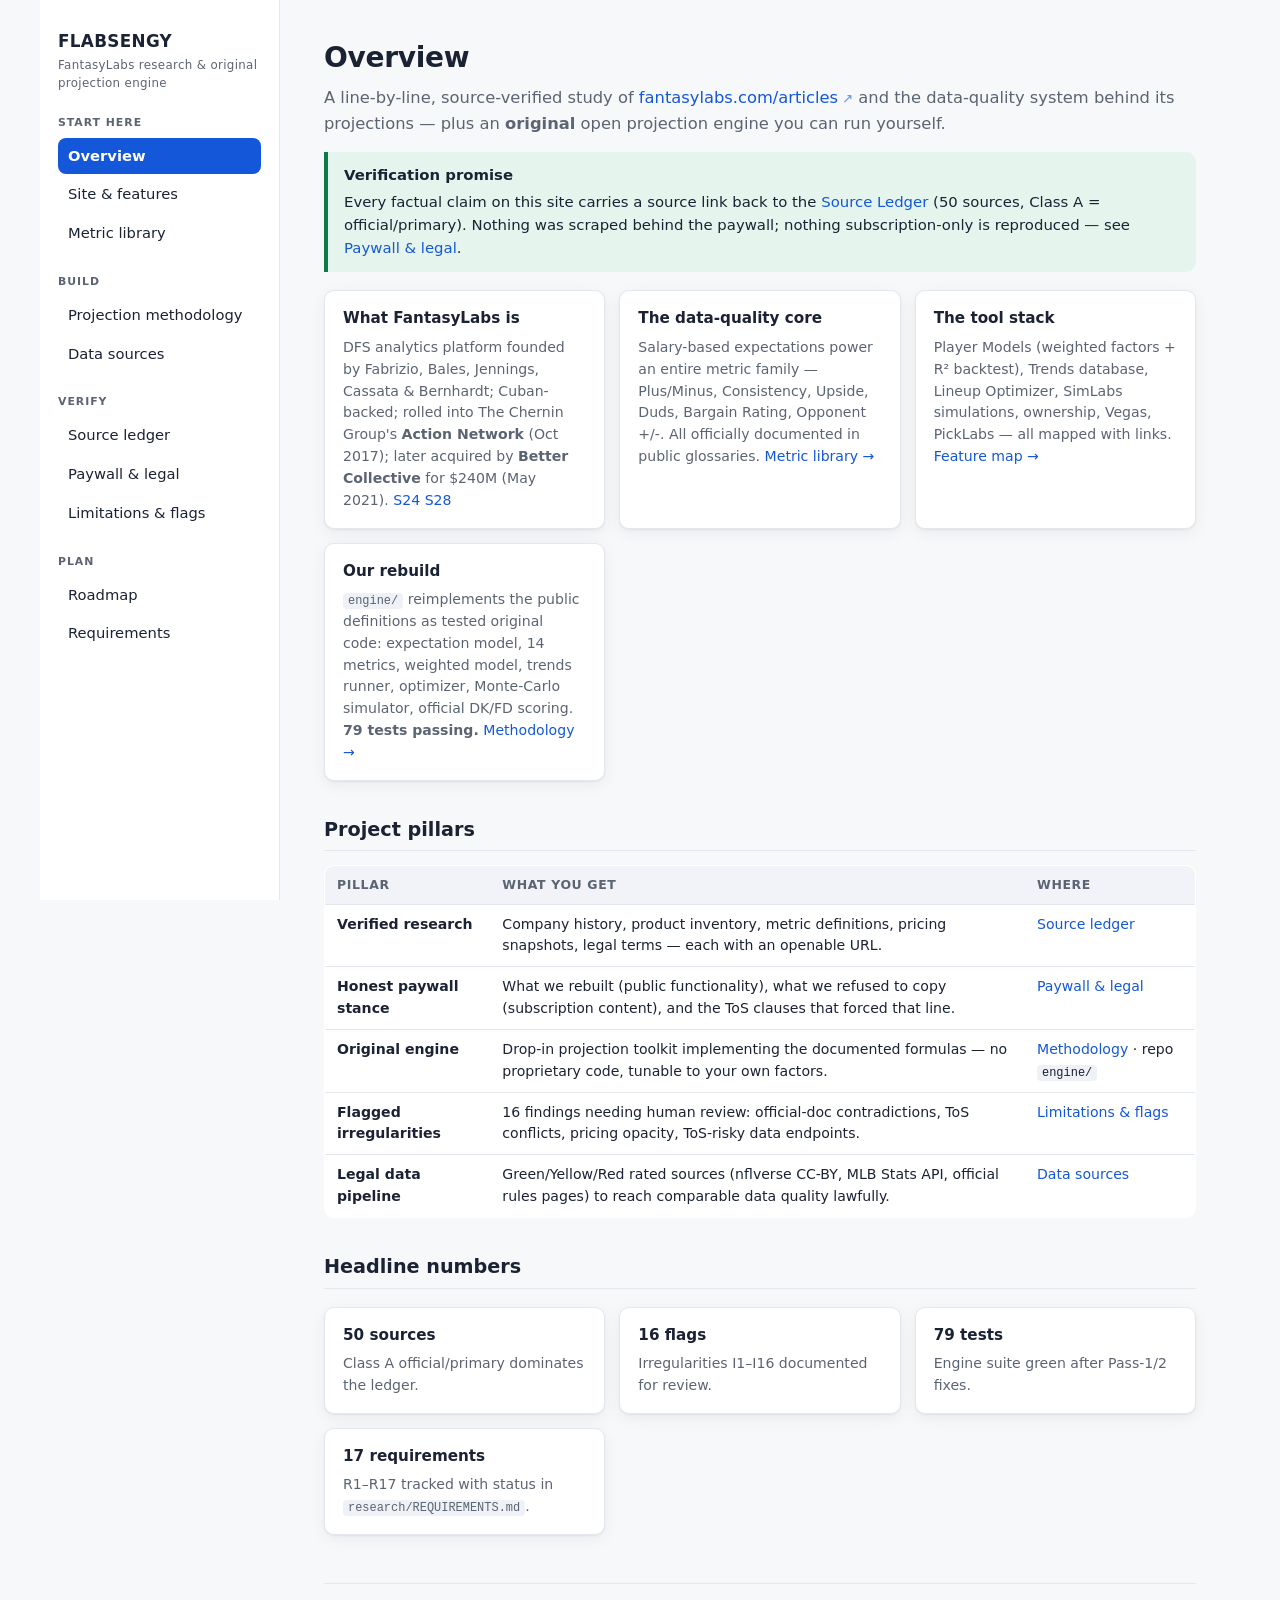
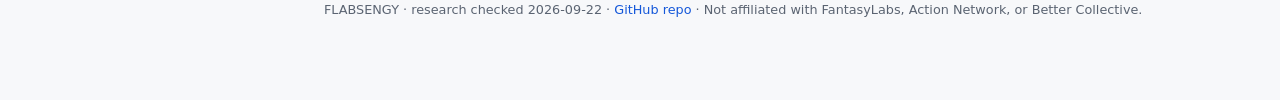
<file: index.html>
<!DOCTYPE html>
<html lang="en">
<head>
  <meta charset="utf-8">
  <meta name="viewport" content="width=device-width, initial-scale=1">
  <meta http-equiv="refresh" content="0; url=docs/index.html">
  <title>FLABSENGY — redirecting…</title>
  <link rel="canonical" href="docs/index.html">
  <style>
    body { font-family: system-ui, sans-serif; display: grid; place-items: center;
           min-height: 100vh; margin: 0; background: #f7f8fa; color: #1a2233; }
    a { color: #1457d9; }
  </style>
  <script>location.replace("docs/index.html");</script>
</head>
<body>
  <p>FLABSENGY docs → <a href="docs/index.html">open the site</a></p>
</body>
</html>
</file>
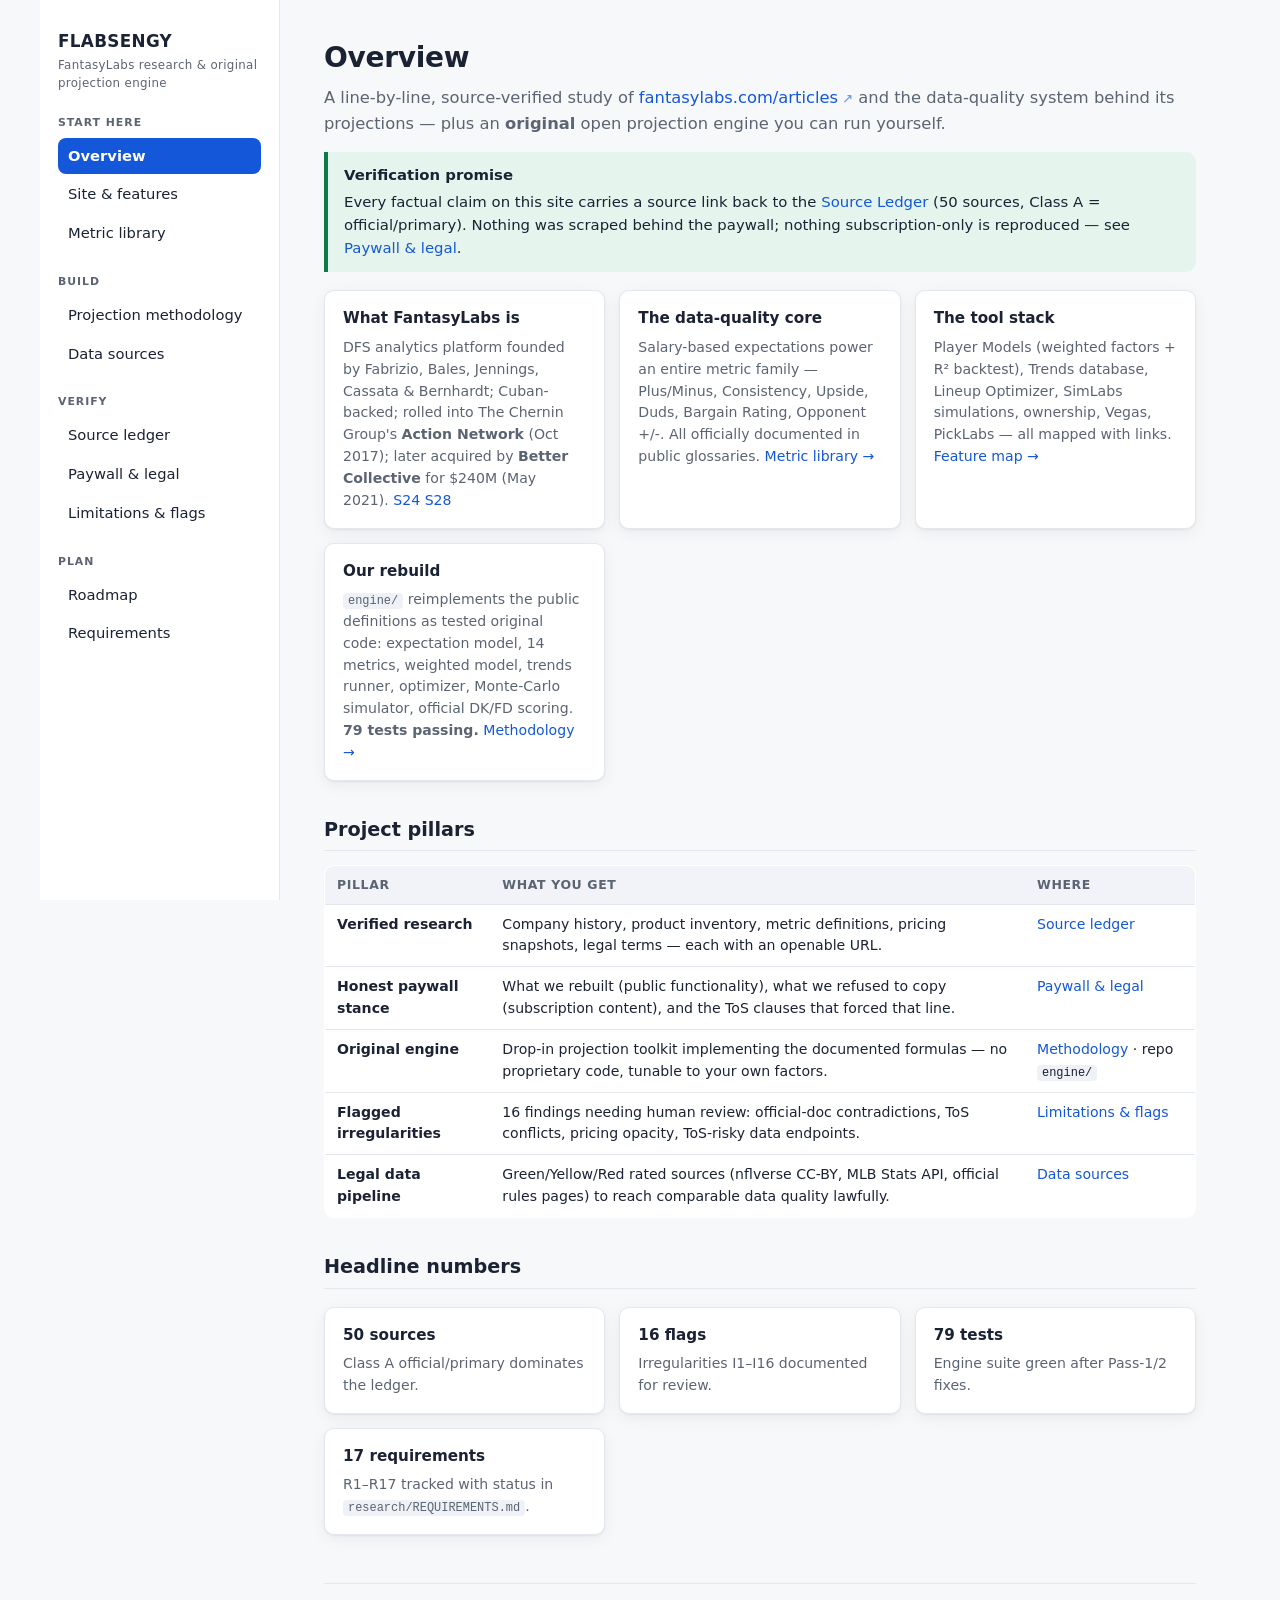
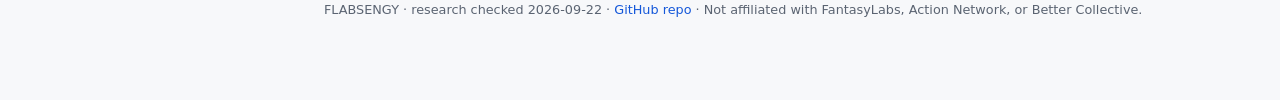
<file: docs/index.html>
<!DOCTYPE html>
<html lang="en">
<head>
  <meta charset="utf-8">
  <meta name="viewport" content="width=device-width, initial-scale=1">
  <title>FLABSENGY — Overview</title>
  <meta name="description" content="Verified reverse-engineering notes and an original projection engine for FantasyLabs-style DFS analytics.">
  <link rel="stylesheet" href="assets/styles.css">
</head>
<body>
<div class="wrap">
  <nav class="side" aria-label="Site navigation">
    <p class="brand">FLABSENGY<small>FantasyLabs research &amp; original projection engine</small></p>
    <div class="group">Start here</div>
    <a class="page" href="index.html">Overview</a>
    <a class="page" href="features.html">Site &amp; features</a>
    <a class="page" href="metrics.html">Metric library</a>
    <div class="group">Build</div>
    <a class="page" href="methodology.html">Projection methodology</a>
    <a class="page" href="data-sources.html">Data sources</a>
    <div class="group">Verify</div>
    <a class="page" href="ledger.html">Source ledger</a>
    <a class="page" href="paywall.html">Paywall &amp; legal</a>
    <a class="page" href="limitations.html">Limitations &amp; flags</a>
    <div class="group">Plan</div>
    <a class="page" href="roadmap.html">Roadmap</a>
    <a class="page" href="requirements.html">Requirements</a>
  </nav>

  <main>
    <h1>Overview</h1>
    <p class="lede">A line-by-line, source-verified study of
      <a class="ext" href="https://www.fantasylabs.com/articles/" target="_blank" rel="noopener">fantasylabs.com/articles</a>
      and the data-quality system behind its projections — plus an
      <strong>original</strong> open projection engine you can run yourself.</p>

    <div class="callout ok">
      <strong>Verification promise</strong>
      Every factual claim on this site carries a source link back to the
      <a href="ledger.html">Source Ledger</a> (50 sources, Class A = official/primary).
      Nothing was scraped behind the paywall; nothing subscription-only is reproduced —
      see <a href="paywall.html">Paywall &amp; legal</a>.
    </div>

    <div class="cards">
      <div class="card">
        <h3>What FantasyLabs is</h3>
        <p>DFS analytics platform founded by Fabrizio, Bales, Jennings, Cassata &amp; Bernhardt;
          Cuban-backed; rolled into The Chernin Group's <strong>Action Network</strong> (Oct 2017);
          later acquired by <strong>Better Collective</strong> for $240M (May 2021).
          <a href="ledger.html#S24">S24</a> <a href="ledger.html#S28">S28</a></p>
      </div>
      <div class="card">
        <h3>The data-quality core</h3>
        <p>Salary-based expectations power an entire metric family — Plus/Minus, Consistency,
          Upside, Duds, Bargain Rating, Opponent +/-. All officially documented in public
          glossaries. <a href="metrics.html">Metric library →</a></p>
      </div>
      <div class="card">
        <h3>The tool stack</h3>
        <p>Player Models (weighted factors + R² backtest), Trends database, Lineup Optimizer,
          SimLabs simulations, ownership, Vegas, PickLabs — all mapped with links.
          <a href="features.html">Feature map →</a></p>
      </div>
      <div class="card">
        <h3>Our rebuild</h3>
        <p><code>engine/</code> reimplements the public definitions as tested original code:
          expectation model, 14 metrics, weighted model, trends runner, optimizer,
          Monte-Carlo simulator, official DK/FD scoring. <strong>79 tests passing.</strong>
          <a href="methodology.html">Methodology →</a></p>
      </div>
    </div>

    <h2>Project pillars</h2>
    <div class="tbl-scroll">
      <table>
        <thead><tr><th>Pillar</th><th>What you get</th><th>Where</th></tr></thead>
        <tbody>
          <tr>
            <td><strong>Verified research</strong></td>
            <td>Company history, product inventory, metric definitions, pricing snapshots, legal terms — each with an openable URL.</td>
            <td><a href="ledger.html">Source ledger</a></td>
          </tr>
          <tr>
            <td><strong>Honest paywall stance</strong></td>
            <td>What we rebuilt (public functionality), what we refused to copy (subscription content), and the ToS clauses that forced that line.</td>
            <td><a href="paywall.html">Paywall &amp; legal</a></td>
          </tr>
          <tr>
            <td><strong>Original engine</strong></td>
            <td>Drop-in projection toolkit implementing the documented formulas — no proprietary code, tunable to your own factors.</td>
            <td><a href="methodology.html">Methodology</a> · repo <code>engine/</code></td>
          </tr>
          <tr>
            <td><strong>Flagged irregularities</strong></td>
            <td>16 findings needing human review: official-doc contradictions, ToS conflicts, pricing opacity, ToS-risky data endpoints.</td>
            <td><a href="limitations.html">Limitations &amp; flags</a></td>
          </tr>
          <tr>
            <td><strong>Legal data pipeline</strong></td>
            <td>Green/Yellow/Red rated sources (nflverse CC-BY, MLB Stats API, official rules pages) to reach comparable data quality lawfully.</td>
            <td><a href="data-sources.html">Data sources</a></td>
          </tr>
        </tbody>
      </table>
    </div>

    <h2>Headline numbers</h2>
    <div class="cards">
      <div class="card"><h3>50 sources</h3><p>Class A official/primary dominates the ledger.</p></div>
      <div class="card"><h3>16 flags</h3><p>Irregularities I1–I16 documented for review.</p></div>
      <div class="card"><h3>79 tests</h3><p>Engine suite green after Pass-1/2 fixes.</p></div>
      <div class="card"><h3>17 requirements</h3><p>R1–R17 tracked with status in <code>research/REQUIREMENTS.md</code>.</p></div>
    </div>

    <footer>
      FLABSENGY · research checked 2026-09-22 ·
      <a href="https://github.com/buffedlizard55-lab/FLABSENGY" target="_blank" rel="noopener">GitHub repo</a> ·
      Not affiliated with FantasyLabs, Action Network, or Better Collective.
    </footer>
  </main>
</div>
<script src="assets/app.js"></script>
</body>
</html>
</file>
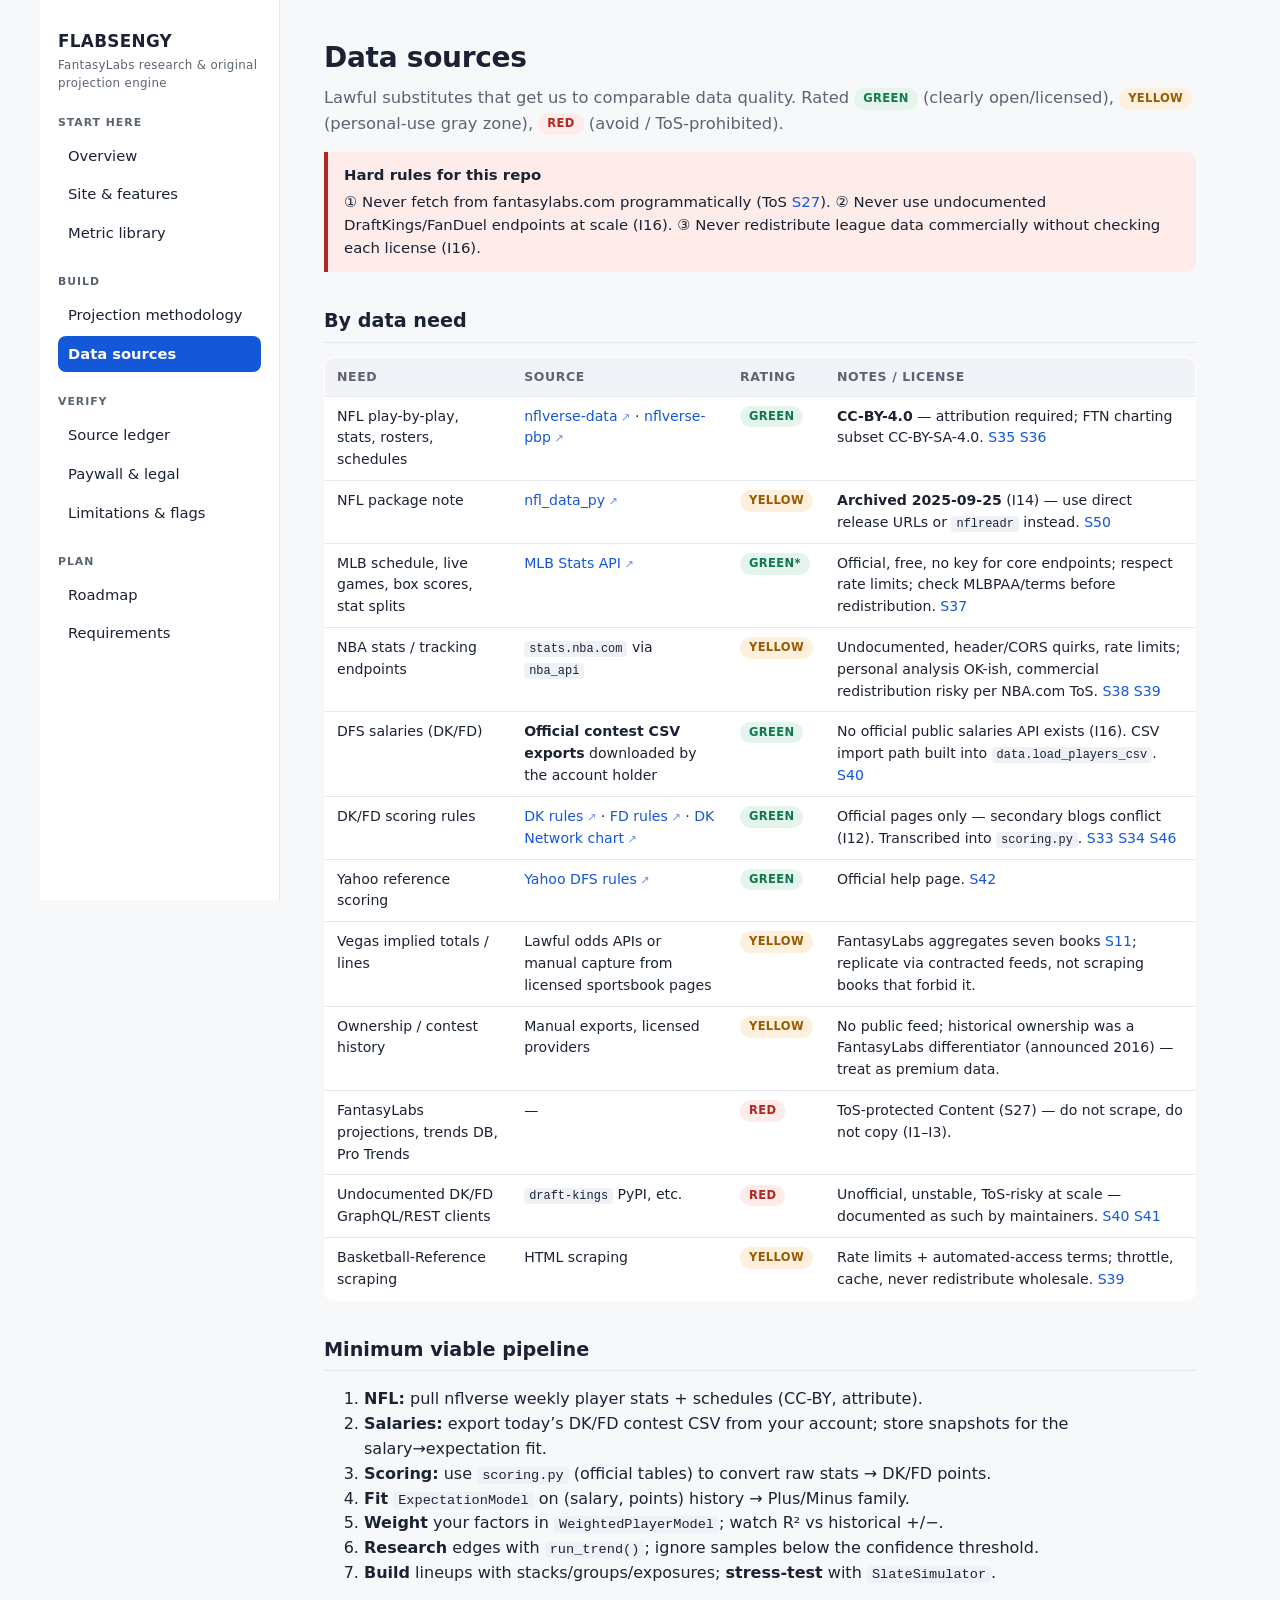
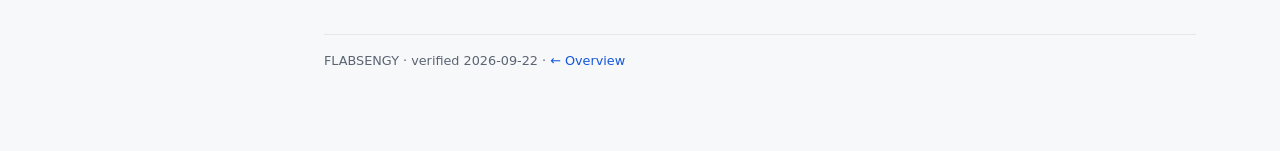
<file: docs/data-sources.html>
<!DOCTYPE html>
<html lang="en">
<head>
  <meta charset="utf-8">
  <meta name="viewport" content="width=device-width, initial-scale=1">
  <title>FLABSENGY — Data sources</title>
  <link rel="stylesheet" href="assets/styles.css">
</head>
<body>
<div class="wrap">
  <nav class="side" aria-label="Site navigation">
    <p class="brand">FLABSENGY<small>FantasyLabs research &amp; original projection engine</small></p>
    <div class="group">Start here</div>
    <a class="page" href="index.html">Overview</a>
    <a class="page" href="features.html">Site &amp; features</a>
    <a class="page" href="metrics.html">Metric library</a>
    <div class="group">Build</div>
    <a class="page" href="methodology.html">Projection methodology</a>
    <a class="page" href="data-sources.html">Data sources</a>
    <div class="group">Verify</div>
    <a class="page" href="ledger.html">Source ledger</a>
    <a class="page" href="paywall.html">Paywall &amp; legal</a>
    <a class="page" href="limitations.html">Limitations &amp; flags</a>
    <div class="group">Plan</div>
    <a class="page" href="roadmap.html">Roadmap</a>
    <a class="page" href="requirements.html">Requirements</a>
  </nav>

  <main>
    <h1>Data sources</h1>
    <p class="lede">Lawful substitutes that get us to comparable data quality.
      Rated <span class="badge ok">GREEN</span> (clearly open/licensed),
      <span class="badge warn">YELLOW</span> (personal-use gray zone),
      <span class="badge bad">RED</span> (avoid / ToS-prohibited).</p>

    <div class="callout bad">
      <strong>Hard rules for this repo</strong>
      ① Never fetch from fantasylabs.com programmatically (ToS <a href="ledger.html#S27">S27</a>).
      ② Never use undocumented DraftKings/FanDuel endpoints at scale (I16).
      ③ Never redistribute league data commercially without checking each license (I16).
    </div>

    <h2>By data need</h2>
    <div class="tbl-scroll">
      <table>
        <thead><tr><th>Need</th><th>Source</th><th>Rating</th><th>Notes / license</th></tr></thead>
        <tbody>
          <tr>
            <td>NFL play-by-play, stats, rosters, schedules</td>
            <td><a class="ext" href="https://github.com/nflverse/nflverse-data" target="_blank" rel="noopener">nflverse-data</a> ·
                <a class="ext" href="https://github.com/nflverse/nflverse-pbp" target="_blank" rel="noopener">nflverse-pbp</a></td>
            <td><span class="badge ok">GREEN</span></td>
            <td><strong>CC-BY-4.0</strong> — attribution required; FTN charting subset CC-BY-SA-4.0.
              <a href="ledger.html#S35">S35</a> <a href="ledger.html#S36">S36</a></td>
          </tr>
          <tr>
            <td>NFL package note</td>
            <td><a class="ext" href="https://github.com/nflverse/nfl_data_py" target="_blank" rel="noopener">nfl_data_py</a></td>
            <td><span class="badge warn">YELLOW</span></td>
            <td><strong>Archived 2025-09-25</strong> (I14) — use direct release URLs or <code>nflreadr</code> instead. <a href="ledger.html#S50">S50</a></td>
          </tr>
          <tr>
            <td>MLB schedule, live games, box scores, stat splits</td>
            <td><a class="ext" href="https://docs.statsapi.mlb.com/" target="_blank" rel="noopener">MLB Stats API</a></td>
            <td><span class="badge ok">GREEN*</span></td>
            <td>Official, free, no key for core endpoints; respect rate limits; check MLBPAA/terms before redistribution. <a href="ledger.html#S37">S37</a></td>
          </tr>
          <tr>
            <td>NBA stats / tracking endpoints</td>
            <td><code>stats.nba.com</code> via <code>nba_api</code></td>
            <td><span class="badge warn">YELLOW</span></td>
            <td>Undocumented, header/CORS quirks, rate limits; personal analysis OK-ish, commercial redistribution risky per NBA.com ToS. <a href="ledger.html#S38">S38</a> <a href="ledger.html#S39">S39</a></td>
          </tr>
          <tr>
            <td>DFS salaries (DK/FD)</td>
            <td><strong>Official contest CSV exports</strong> downloaded by the account holder</td>
            <td><span class="badge ok">GREEN</span></td>
            <td>No official public salaries API exists (I16). CSV import path built into <code>data.load_players_csv</code>. <a href="ledger.html#S40">S40</a></td>
          </tr>
          <tr>
            <td>DK/FD scoring rules</td>
            <td><a class="ext" href="https://www.draftkings.com/help/rules/nfl" target="_blank" rel="noopener">DK rules</a> ·
                <a class="ext" href="https://www.fanduel.com/rules" target="_blank" rel="noopener">FD rules</a> ·
                <a class="ext" href="https://dknetwork.draftkings.com/2026/05/19/draftkings-best-ball-fantasy-football-guide/" target="_blank" rel="noopener">DK Network chart</a></td>
            <td><span class="badge ok">GREEN</span></td>
            <td>Official pages only — secondary blogs conflict (I12). Transcribed into <code>scoring.py</code>. <a href="ledger.html#S33">S33</a> <a href="ledger.html#S34">S34</a> <a href="ledger.html#S46">S46</a></td>
          </tr>
          <tr>
            <td>Yahoo reference scoring</td>
            <td><a class="ext" href="https://sports.yahoo.com/dailyfantasy/help/nfl/rules" target="_blank" rel="noopener">Yahoo DFS rules</a></td>
            <td><span class="badge ok">GREEN</span></td>
            <td>Official help page. <a href="ledger.html#S42">S42</a></td>
          </tr>
          <tr>
            <td>Vegas implied totals / lines</td>
            <td>Lawful odds APIs or manual capture from licensed sportsbook pages</td>
            <td><span class="badge warn">YELLOW</span></td>
            <td>FantasyLabs aggregates seven books <a href="ledger.html#S11">S11</a>; replicate via contracted feeds, not scraping books that forbid it.</td>
          </tr>
          <tr>
            <td>Ownership / contest history</td>
            <td>Manual exports, licensed providers</td>
            <td><span class="badge warn">YELLOW</span></td>
            <td>No public feed; historical ownership was a FantasyLabs differentiator (announced 2016) — treat as premium data.</td>
          </tr>
          <tr>
            <td>FantasyLabs projections, trends DB, Pro Trends</td>
            <td>—</td>
            <td><span class="badge bad">RED</span></td>
            <td>ToS-protected Content (S27) — do not scrape, do not copy (I1–I3).</td>
          </tr>
          <tr>
            <td>Undocumented DK/FD GraphQL/REST clients</td>
            <td><code>draft-kings</code> PyPI, etc.</td>
            <td><span class="badge bad">RED</span></td>
            <td>Unofficial, unstable, ToS-risky at scale — documented as such by maintainers. <a href="ledger.html#S40">S40</a> <a href="ledger.html#S41">S41</a></td>
          </tr>
          <tr>
            <td>Basketball-Reference scraping</td>
            <td>HTML scraping</td>
            <td><span class="badge warn">YELLOW</span></td>
            <td>Rate limits + automated-access terms; throttle, cache, never redistribute wholesale. <a href="ledger.html#S39">S39</a></td>
          </tr>
        </tbody>
      </table>
    </div>

    <h2>Minimum viable pipeline</h2>
    <ol>
      <li><strong>NFL:</strong> pull nflverse weekly player stats + schedules (CC-BY, attribute).</li>
      <li><strong>Salaries:</strong> export today’s DK/FD contest CSV from your account; store snapshots for the salary→expectation fit.</li>
      <li><strong>Scoring:</strong> use <code>scoring.py</code> (official tables) to convert raw stats → DK/FD points.</li>
      <li><strong>Fit</strong> <code>ExpectationModel</code> on (salary, points) history → Plus/Minus family.</li>
      <li><strong>Weight</strong> your factors in <code>WeightedPlayerModel</code>; watch R² vs historical +/−.</li>
      <li><strong>Research</strong> edges with <code>run_trend()</code>; ignore samples below the confidence threshold.</li>
      <li><strong>Build</strong> lineups with stacks/groups/exposures; <strong>stress-test</strong> with <code>SlateSimulator</code>.</li>
    </ol>

    <footer>
      FLABSENGY · verified 2026-09-22 · <a href="index.html">← Overview</a>
    </footer>
  </main>
</div>
<script src="assets/app.js"></script>
</body>
</html>
</file>
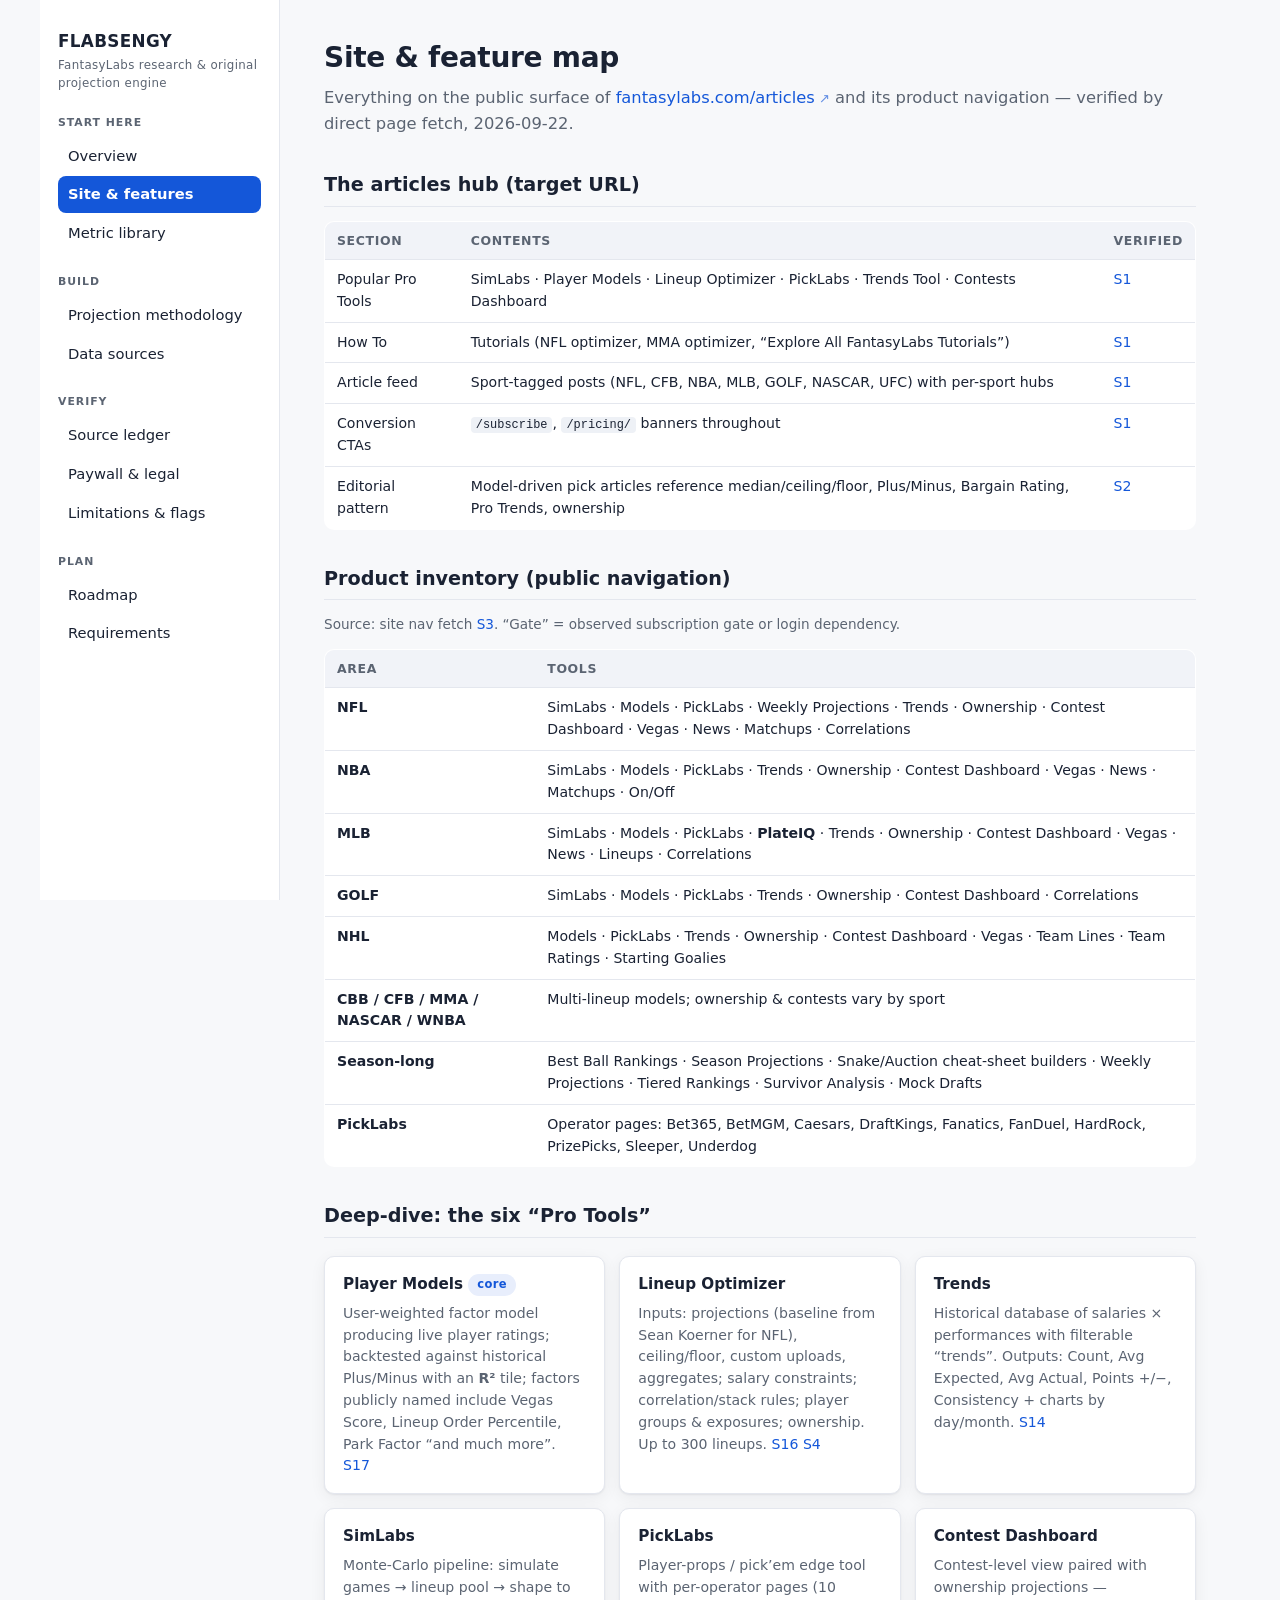
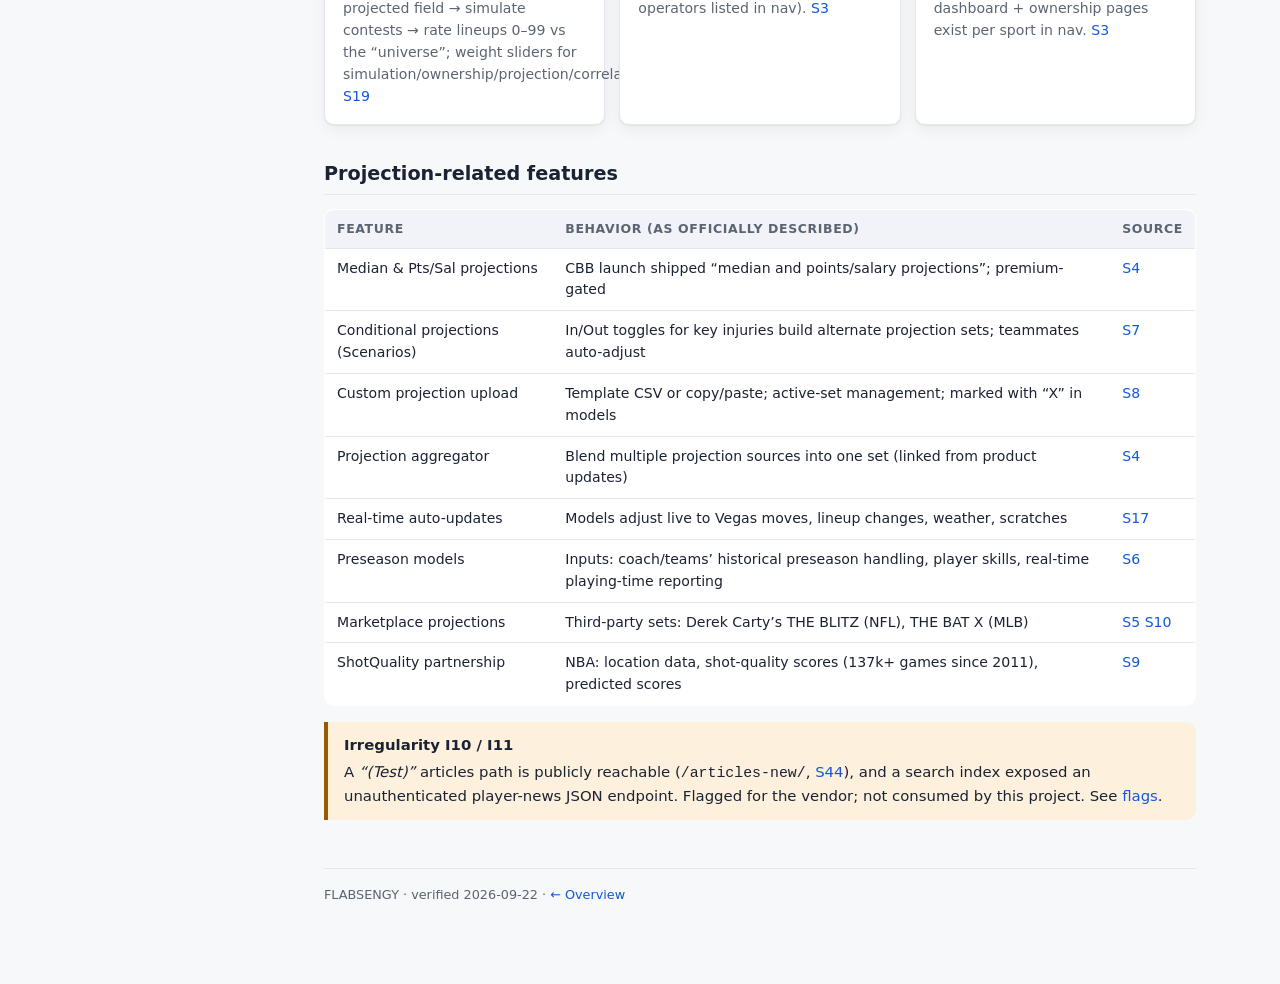
<file: docs/features.html>
<!DOCTYPE html>
<html lang="en">
<head>
  <meta charset="utf-8">
  <meta name="viewport" content="width=device-width, initial-scale=1">
  <title>FLABSENGY — Site &amp; features</title>
  <link rel="stylesheet" href="assets/styles.css">
</head>
<body>
<div class="wrap">
  <nav class="side" aria-label="Site navigation">
    <p class="brand">FLABSENGY<small>FantasyLabs research &amp; original projection engine</small></p>
    <div class="group">Start here</div>
    <a class="page" href="index.html">Overview</a>
    <a class="page" href="features.html">Site &amp; features</a>
    <a class="page" href="metrics.html">Metric library</a>
    <div class="group">Build</div>
    <a class="page" href="methodology.html">Projection methodology</a>
    <a class="page" href="data-sources.html">Data sources</a>
    <div class="group">Verify</div>
    <a class="page" href="ledger.html">Source ledger</a>
    <a class="page" href="paywall.html">Paywall &amp; legal</a>
    <a class="page" href="limitations.html">Limitations &amp; flags</a>
    <div class="group">Plan</div>
    <a class="page" href="roadmap.html">Roadmap</a>
    <a class="page" href="requirements.html">Requirements</a>
  </nav>

  <main>
    <h1>Site &amp; feature map</h1>
    <p class="lede">Everything on the public surface of
      <a class="ext" href="https://www.fantasylabs.com/articles/" target="_blank" rel="noopener">fantasylabs.com/articles</a>
      and its product navigation — verified by direct page fetch, 2026-09-22.</p>

    <h2>The articles hub (target URL)</h2>
    <div class="tbl-scroll">
      <table>
        <thead><tr><th>Section</th><th>Contents</th><th>Verified</th></tr></thead>
        <tbody>
          <tr><td>Popular Pro Tools</td><td>SimLabs · Player Models · Lineup Optimizer · PickLabs · Trends Tool · Contests Dashboard</td><td><a href="ledger.html#S1">S1</a></td></tr>
          <tr><td>How To</td><td>Tutorials (NFL optimizer, MMA optimizer, “Explore All FantasyLabs Tutorials”)</td><td><a href="ledger.html#S1">S1</a></td></tr>
          <tr><td>Article feed</td><td>Sport-tagged posts (NFL, CFB, NBA, MLB, GOLF, NASCAR, UFC) with per-sport hubs</td><td><a href="ledger.html#S1">S1</a></td></tr>
          <tr><td>Conversion CTAs</td><td><code>/subscribe</code>, <code>/pricing/</code> banners throughout</td><td><a href="ledger.html#S1">S1</a></td></tr>
          <tr><td>Editorial pattern</td><td>Model-driven pick articles reference median/ceiling/floor, Plus/Minus, Bargain Rating, Pro Trends, ownership</td><td><a href="ledger.html#S2">S2</a></td></tr>
        </tbody>
      </table>
    </div>

    <h2>Product inventory (public navigation)</h2>
    <p class="small">Source: site nav fetch <a href="ledger.html#S3">S3</a>. “Gate” = observed subscription gate or login dependency.</p>

    <div class="tbl-scroll">
      <table>
        <thead><tr><th>Area</th><th>Tools</th></tr></thead>
        <tbody>
          <tr><td><strong>NFL</strong></td><td>SimLabs · Models · PickLabs · Weekly Projections · Trends · Ownership · Contest Dashboard · Vegas · News · Matchups · Correlations</td></tr>
          <tr><td><strong>NBA</strong></td><td>SimLabs · Models · PickLabs · Trends · Ownership · Contest Dashboard · Vegas · News · Matchups · On/Off</td></tr>
          <tr><td><strong>MLB</strong></td><td>SimLabs · Models · PickLabs · <strong>PlateIQ</strong> · Trends · Ownership · Contest Dashboard · Vegas · News · Lineups · Correlations</td></tr>
          <tr><td><strong>GOLF</strong></td><td>SimLabs · Models · PickLabs · Trends · Ownership · Contest Dashboard · Correlations</td></tr>
          <tr><td><strong>NHL</strong></td><td>Models · PickLabs · Trends · Ownership · Contest Dashboard · Vegas · Team Lines · Team Ratings · Starting Goalies</td></tr>
          <tr><td><strong>CBB / CFB / MMA / NASCAR / WNBA</strong></td><td>Multi-lineup models; ownership &amp; contests vary by sport</td></tr>
          <tr><td><strong>Season-long</strong></td><td>Best Ball Rankings · Season Projections · Snake/Auction cheat-sheet builders · Weekly Projections · Tiered Rankings · Survivor Analysis · Mock Drafts</td></tr>
          <tr><td><strong>PickLabs</strong></td><td>Operator pages: Bet365, BetMGM, Caesars, DraftKings, Fanatics, FanDuel, HardRock, PrizePicks, Sleeper, Underdog</td></tr>
        </tbody>
      </table>
    </div>

    <h2>Deep-dive: the six “Pro Tools”</h2>
    <div class="cards">
      <div class="card">
        <h3>Player Models <span class="badge info">core</span></h3>
        <p>User-weighted factor model producing live player ratings; backtested against
          historical Plus/Minus with an <strong>R²</strong> tile; factors publicly named
          include Vegas Score, Lineup Order Percentile, Park Factor “and much more”.
          <a href="ledger.html#S17">S17</a></p>
      </div>
      <div class="card">
        <h3>Lineup Optimizer</h3>
        <p>Inputs: projections (baseline from Sean Koerner for NFL), ceiling/floor, custom
          uploads, aggregates; salary constraints; correlation/stack rules; player groups
          &amp; exposures; ownership. Up to 300 lineups. <a href="ledger.html#S16">S16</a>
          <a href="ledger.html#S4">S4</a></p>
      </div>
      <div class="card">
        <h3>Trends</h3>
        <p>Historical database of salaries × performances with filterable “trends”.
          Outputs: Count, Avg Expected, Avg Actual, Points +/−, Consistency + charts by
          day/month. <a href="ledger.html#S14">S14</a></p>
      </div>
      <div class="card">
        <h3>SimLabs</h3>
        <p>Monte-Carlo pipeline: simulate games → lineup pool → shape to projected field
          → simulate contests → rate lineups 0–99 vs the “universe”; weight sliders for
          simulation/ownership/projection/correlation. <a href="ledger.html#S19">S19</a></p>
      </div>
      <div class="card">
        <h3>PickLabs</h3>
        <p>Player-props / pick’em edge tool with per-operator pages (10 operators
          listed in nav). <a href="ledger.html#S3">S3</a></p>
      </div>
      <div class="card">
        <h3>Contest Dashboard</h3>
        <p>Contest-level view paired with ownership projections — dashboard + ownership
          pages exist per sport in nav. <a href="ledger.html#S3">S3</a></p>
      </div>
    </div>

    <h2>Projection-related features</h2>
    <div class="tbl-scroll">
      <table>
        <thead><tr><th>Feature</th><th>Behavior (as officially described)</th><th>Source</th></tr></thead>
        <tbody>
          <tr><td>Median &amp; Pts/Sal projections</td><td>CBB launch shipped “median and points/salary projections”; premium-gated</td><td><a href="ledger.html#S4">S4</a></td></tr>
          <tr><td>Conditional projections (Scenarios)</td><td>In/Out toggles for key injuries build alternate projection sets; teammates auto-adjust</td><td><a href="ledger.html#S7">S7</a></td></tr>
          <tr><td>Custom projection upload</td><td>Template CSV or copy/paste; active-set management; marked with “X” in models</td><td><a href="ledger.html#S8">S8</a></td></tr>
          <tr><td>Projection aggregator</td><td>Blend multiple projection sources into one set (linked from product updates)</td><td><a href="ledger.html#S4">S4</a></td></tr>
          <tr><td>Real-time auto-updates</td><td>Models adjust live to Vegas moves, lineup changes, weather, scratches</td><td><a href="ledger.html#S17">S17</a></td></tr>
          <tr><td>Preseason models</td><td>Inputs: coach/teams’ historical preseason handling, player skills, real-time playing-time reporting</td><td><a href="ledger.html#S6">S6</a></td></tr>
          <tr><td>Marketplace projections</td><td>Third-party sets: Derek Carty’s THE BLITZ (NFL), THE BAT X (MLB)</td><td><a href="ledger.html#S5">S5</a> <a href="ledger.html#S10">S10</a></td></tr>
          <tr><td>ShotQuality partnership</td><td>NBA: location data, shot-quality scores (137k+ games since 2011), predicted scores</td><td><a href="ledger.html#S9">S9</a></td></tr>
        </tbody>
      </table>
    </div>

    <div class="callout warn">
      <strong>Irregularity I10 / I11</strong>
      A <em>“(Test)”</em> articles path is publicly reachable
      (<code>/articles-new/</code>, <a href="ledger.html#S44">S44</a>), and a search index
      exposed an unauthenticated player-news JSON endpoint. Flagged for the vendor; not
      consumed by this project. See <a href="limitations.html">flags</a>.
    </div>

    <footer>
      FLABSENGY · verified 2026-09-22 · <a href="index.html">← Overview</a>
    </footer>
  </main>
</div>
<script src="assets/app.js"></script>
</body>
</html>
</file>
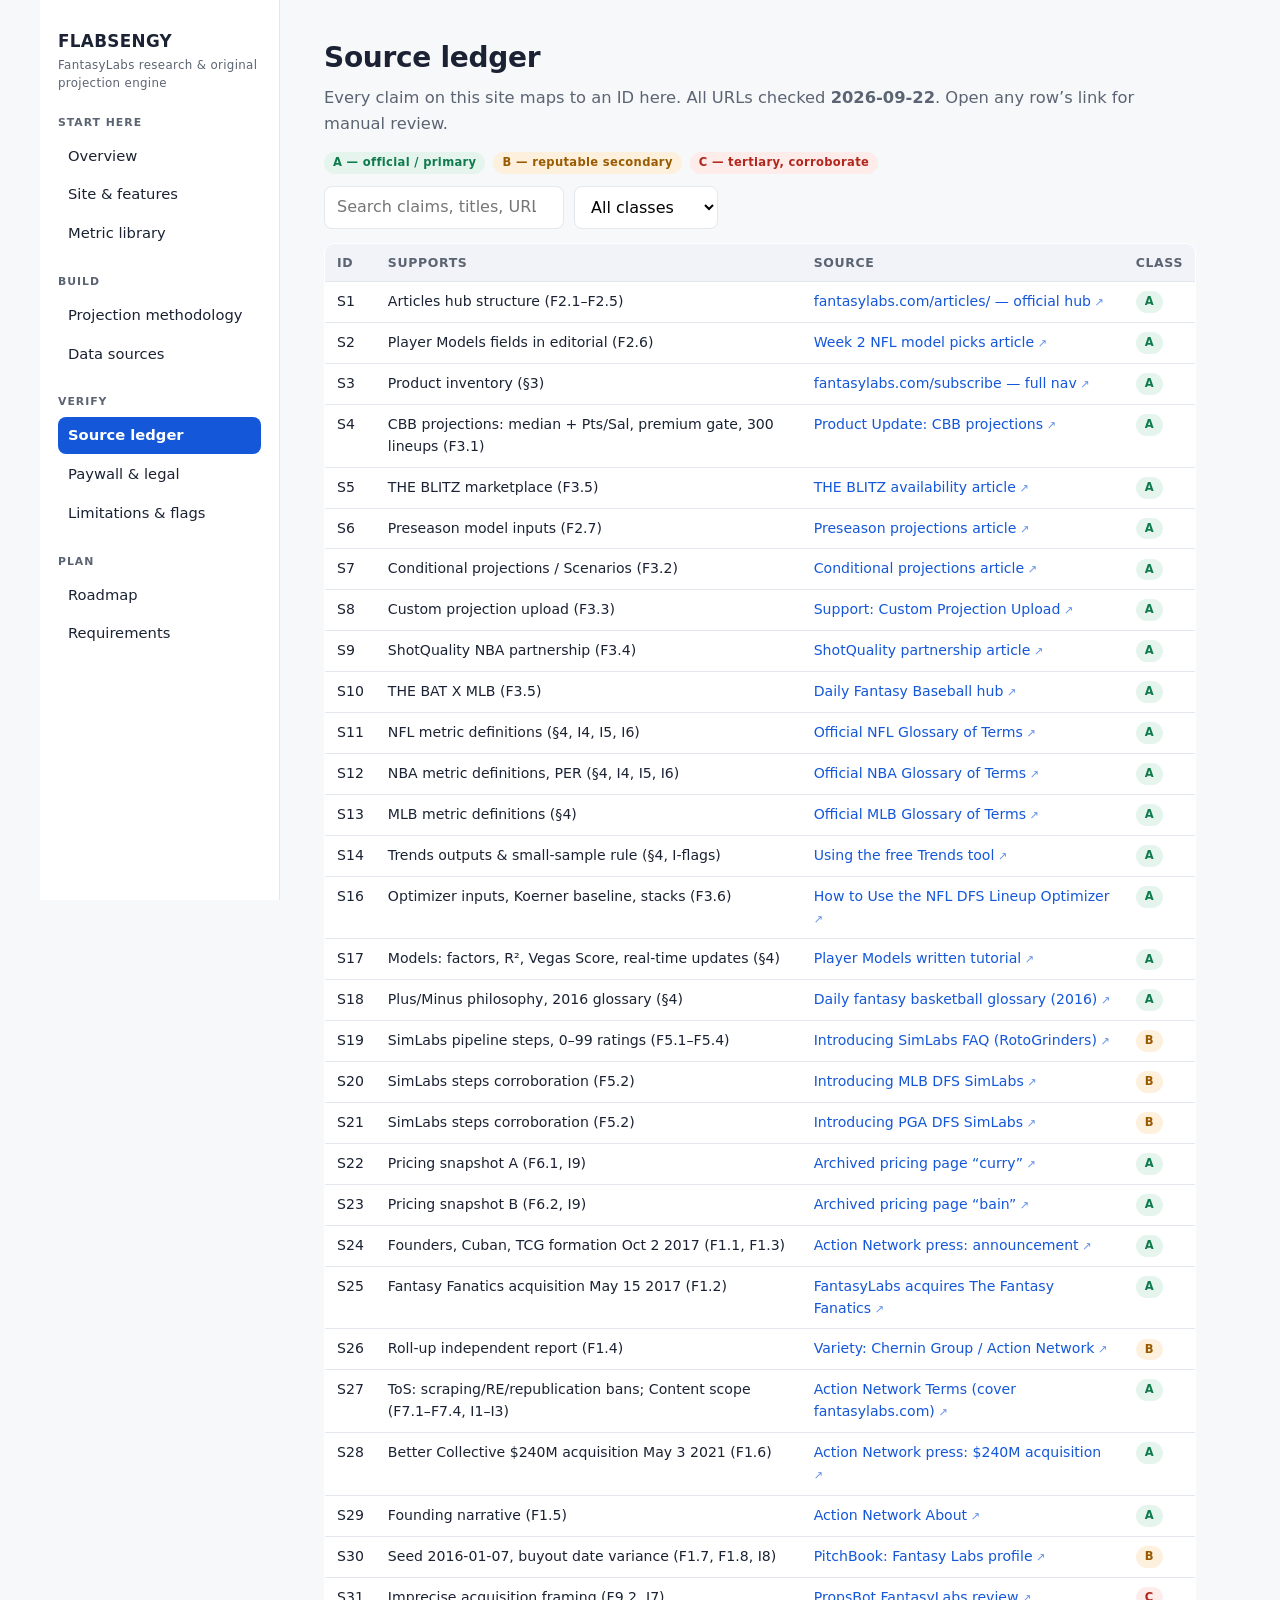
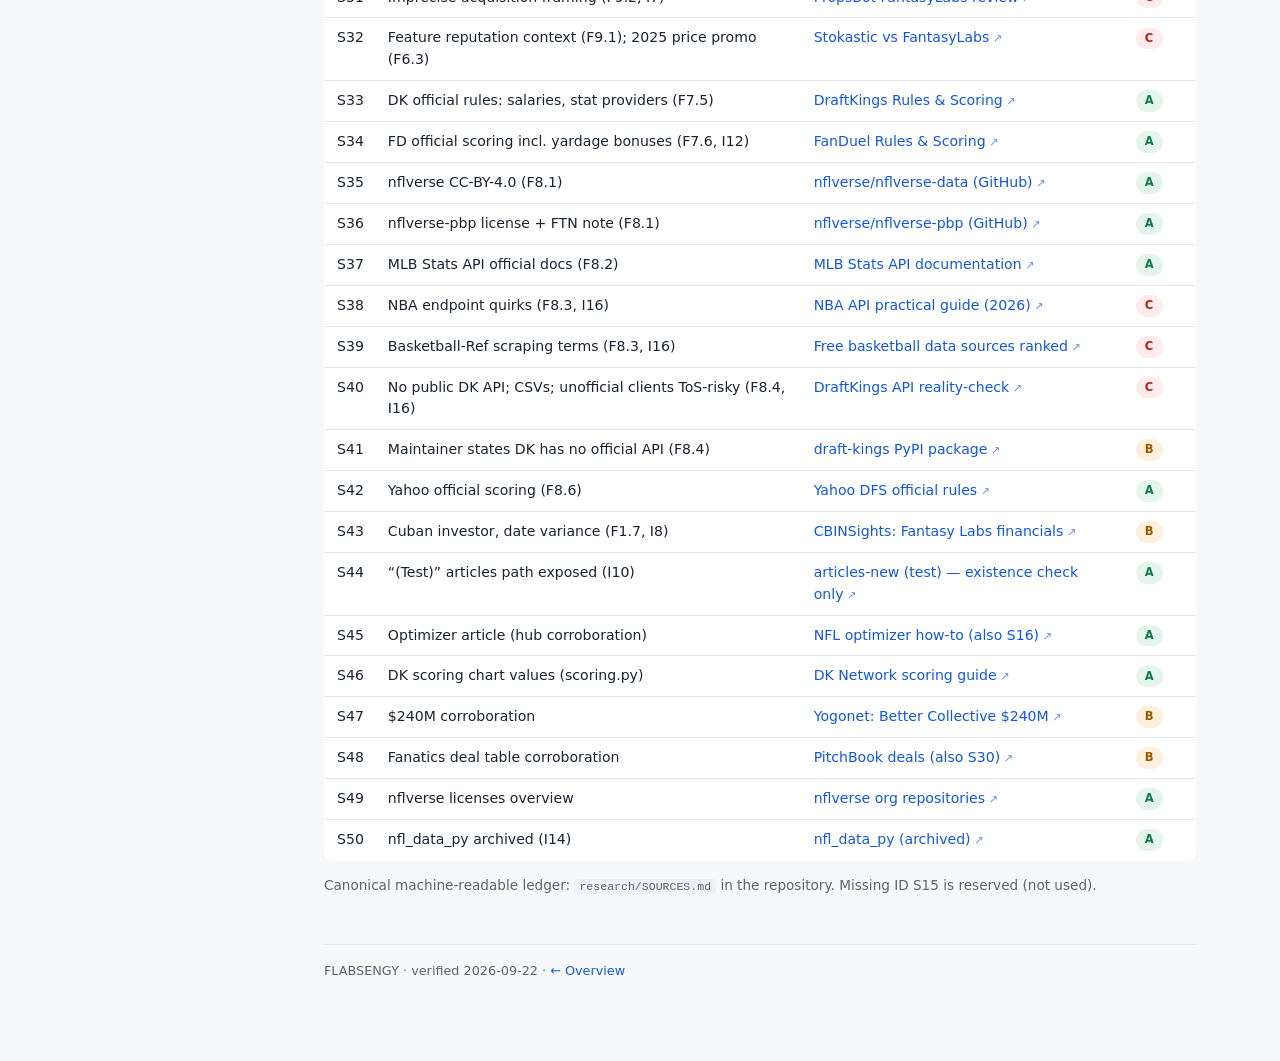
<file: docs/ledger.html>
<!DOCTYPE html>
<html lang="en">
<head>
  <meta charset="utf-8">
  <meta name="viewport" content="width=device-width, initial-scale=1">
  <title>FLABSENGY — Source ledger</title>
  <link rel="stylesheet" href="assets/styles.css">
</head>
<body>
<div class="wrap">
  <nav class="side" aria-label="Site navigation">
    <p class="brand">FLABSENGY<small>FantasyLabs research &amp; original projection engine</small></p>
    <div class="group">Start here</div>
    <a class="page" href="index.html">Overview</a>
    <a class="page" href="features.html">Site &amp; features</a>
    <a class="page" href="metrics.html">Metric library</a>
    <div class="group">Build</div>
    <a class="page" href="methodology.html">Projection methodology</a>
    <a class="page" href="data-sources.html">Data sources</a>
    <div class="group">Verify</div>
    <a class="page" href="ledger.html">Source ledger</a>
    <a class="page" href="paywall.html">Paywall &amp; legal</a>
    <a class="page" href="limitations.html">Limitations &amp; flags</a>
    <div class="group">Plan</div>
    <a class="page" href="roadmap.html">Roadmap</a>
    <a class="page" href="requirements.html">Requirements</a>
  </nav>

  <main>
    <h1>Source ledger</h1>
    <p class="lede">Every claim on this site maps to an ID here. All URLs checked
      <strong>2026-09-22</strong>. Open any row’s link for manual review.</p>

    <div class="pill-legend">
      <span class="badge a">A — official / primary</span>
      <span class="badge b">B — reputable secondary</span>
      <span class="badge c">C — tertiary, corroborate</span>
    </div>

    <div class="filters">
      <input id="ledger-q" type="search" placeholder="Search claims, titles, URLs…" aria-label="Search ledger">
      <select id="ledger-class" aria-label="Filter by class">
        <option value="all">All classes</option>
        <option value="A">Class A only</option>
        <option value="B">Class B only</option>
        <option value="C">Class C only</option>
      </select>
    </div>

    <div class="tbl-scroll">
      <table id="ledger-table">
        <thead><tr><th>ID</th><th>Supports</th><th>Source</th><th>Class</th></tr></thead>
        <tbody>
          <tr class="ledger-row" data-class="A" id="S1"><td>S1</td><td>Articles hub structure (F2.1–F2.5)</td><td><a class="ext" href="https://www.fantasylabs.com/articles/" target="_blank" rel="noopener">fantasylabs.com/articles/ — official hub</a></td><td><span class="badge a">A</span></td></tr>
          <tr class="ledger-row" data-class="A" id="S2"><td>S2</td><td>Player Models fields in editorial (F2.6)</td><td><a class="ext" href="https://www.fantasylabs.com/articles/week-2-nfl-dfs-top-model-picks-and-value-plays-on-draftkings-and-fanduel-2026/" target="_blank" rel="noopener">Week 2 NFL model picks article</a></td><td><span class="badge a">A</span></td></tr>
          <tr class="ledger-row" data-class="A" id="S3"><td>S3</td><td>Product inventory (§3)</td><td><a class="ext" href="https://www.fantasylabs.com/subscribe" target="_blank" rel="noopener">fantasylabs.com/subscribe — full nav</a></td><td><span class="badge a">A</span></td></tr>
          <tr class="ledger-row" data-class="A" id="S4"><td>S4</td><td>CBB projections: median + Pts/Sal, premium gate, 300 lineups (F3.1)</td><td><a class="ext" href="https://www.fantasylabs.com/articles/product-update-college-basketball-dfs-projections-now-fantasylabs/" target="_blank" rel="noopener">Product Update: CBB projections</a></td><td><span class="badge a">A</span></td></tr>
          <tr class="ledger-row" data-class="A" id="S5"><td>S5</td><td>THE BLITZ marketplace (F3.5)</td><td><a class="ext" href="https://www.fantasylabs.com/articles/derek-cartys-the-blitz-nfl-dfs-projections-available-in-the-fantasylabs-marketplace/" target="_blank" rel="noopener">THE BLITZ availability article</a></td><td><span class="badge a">A</span></td></tr>
          <tr class="ledger-row" data-class="A" id="S6"><td>S6</td><td>Preseason model inputs (F2.7)</td><td><a class="ext" href="https://www.fantasylabs.com/articles/nfl-preseason-dfs-projections-now-available-fantasylabs-models/" target="_blank" rel="noopener">Preseason projections article</a></td><td><span class="badge a">A</span></td></tr>
          <tr class="ledger-row" data-class="A" id="S7"><td>S7</td><td>Conditional projections / Scenarios (F3.2)</td><td><a class="ext" href="https://www.fantasylabs.com/articles/now-available-conditional-projections/" target="_blank" rel="noopener">Conditional projections article</a></td><td><span class="badge a">A</span></td></tr>
          <tr class="ledger-row" data-class="A" id="S8"><td>S8</td><td>Custom projection upload (F3.3)</td><td><a class="ext" href="https://support.fantasylabs.com/hc/en-us/articles/360041192971-Custom-Projection-Upload" target="_blank" rel="noopener">Support: Custom Projection Upload</a></td><td><span class="badge a">A</span></td></tr>
          <tr class="ledger-row" data-class="A" id="S9"><td>S9</td><td>ShotQuality NBA partnership (F3.4)</td><td><a class="ext" href="https://www.fantasylabs.com/articles/fantasylabs-partners-with-shotquality-for-nba-projections-product/" target="_blank" rel="noopener">ShotQuality partnership article</a></td><td><span class="badge a">A</span></td></tr>
          <tr class="ledger-row" data-class="A" id="S10"><td>S10</td><td>THE BAT X MLB (F3.5)</td><td><a class="ext" href="https://www.fantasylabs.com/daily-fantasy-baseball/" target="_blank" rel="noopener">Daily Fantasy Baseball hub</a></td><td><span class="badge a">A</span></td></tr>
          <tr class="ledger-row" data-class="A" id="S11"><td>S11</td><td>NFL metric definitions (§4, I4, I5, I6)</td><td><a class="ext" href="https://support.fantasylabs.com/hc/en-us/articles/214870428-Glossary-of-Terms-NFL" target="_blank" rel="noopener">Official NFL Glossary of Terms</a></td><td><span class="badge a">A</span></td></tr>
          <tr class="ledger-row" data-class="A" id="S12"><td>S12</td><td>NBA metric definitions, PER (§4, I4, I5, I6)</td><td><a class="ext" href="https://support.fantasylabs.com/hc/en-us/articles/214870378-NBA-Glossary-of-Terms" target="_blank" rel="noopener">Official NBA Glossary of Terms</a></td><td><span class="badge a">A</span></td></tr>
          <tr class="ledger-row" data-class="A" id="S13"><td>S13</td><td>MLB metric definitions (§4)</td><td><a class="ext" href="https://support.fantasylabs.com/hc/en-us/articles/214870358-MLB-Glossary-of-Terms" target="_blank" rel="noopener">Official MLB Glossary of Terms</a></td><td><span class="badge a">A</span></td></tr>
          <tr class="ledger-row" data-class="A" id="S14"><td>S14</td><td>Trends outputs &amp; small-sample rule (§4, I-flags)</td><td><a class="ext" href="https://www.fantasylabs.com/articles/using-fantasylabs-free-dfs-trends-tool/" target="_blank" rel="noopener">Using the free Trends tool</a></td><td><span class="badge a">A</span></td></tr>
          <tr class="ledger-row" data-class="A" id="S16"><td>S16</td><td>Optimizer inputs, Koerner baseline, stacks (F3.6)</td><td><a class="ext" href="https://www.fantasylabs.com/articles/hodge-use-nfl-dfs-optimizer/" target="_blank" rel="noopener">How to Use the NFL DFS Lineup Optimizer</a></td><td><span class="badge a">A</span></td></tr>
          <tr class="ledger-row" data-class="A" id="S17"><td>S17</td><td>Models: factors, R², Vegas Score, real-time updates (§4)</td><td><a class="ext" href="https://fantasylabs.zendesk.com/hc/en-us/articles/219617488-Player-Models-Written-Tutorial" target="_blank" rel="noopener">Player Models written tutorial</a></td><td><span class="badge a">A</span></td></tr>
          <tr class="ledger-row" data-class="A" id="S18"><td>S18</td><td>Plus/Minus philosophy, 2016 glossary (§4)</td><td><a class="ext" href="https://www.fantasylabs.com/articles/the-daily-fantasy-basketball-glossary-of-nba-stats/" target="_blank" rel="noopener">Daily fantasy basketball glossary (2016)</a></td><td><span class="badge a">A</span></td></tr>
          <tr class="ledger-row" data-class="B" id="S19"><td>S19</td><td>SimLabs pipeline steps, 0–99 ratings (F5.1–F5.4)</td><td><a class="ext" href="https://rotogrinders.com/articles/dfs-sims-faq-3952660" target="_blank" rel="noopener">Introducing SimLabs FAQ (RotoGrinders)</a></td><td><span class="badge b">B</span></td></tr>
          <tr class="ledger-row" data-class="B" id="S20"><td>S20</td><td>SimLabs steps corroboration (F5.2)</td><td><a class="ext" href="https://rotogrinders.com/articles/mlb-dfs-sims-lineup-generator-draftkings-fanduel-4032225" target="_blank" rel="noopener">Introducing MLB DFS SimLabs</a></td><td><span class="badge b">B</span></td></tr>
          <tr class="ledger-row" data-class="B" id="S21"><td>S21</td><td>SimLabs steps corroboration (F5.2)</td><td><a class="ext" href="https://rotogrinders.com/articles/pga-dfs-sims-find-edge-using-our-pga-dfs-lineup-generator-draftkings-fanduel-4013007" target="_blank" rel="noopener">Introducing PGA DFS SimLabs</a></td><td><span class="badge b">B</span></td></tr>
          <tr class="ledger-row" data-class="A" id="S22"><td>S22</td><td>Pricing snapshot A (F6.1, I9)</td><td><a class="ext" href="https://www.fantasylabs.com/pricing-curry/" target="_blank" rel="noopener">Archived pricing page “curry”</a></td><td><span class="badge a">A</span></td></tr>
          <tr class="ledger-row" data-class="A" id="S23"><td>S23</td><td>Pricing snapshot B (F6.2, I9)</td><td><a class="ext" href="https://www.fantasylabs.com/pricing-bain/" target="_blank" rel="noopener">Archived pricing page “bain”</a></td><td><span class="badge a">A</span></td></tr>
          <tr class="ledger-row" data-class="A" id="S24"><td>S24</td><td>Founders, Cuban, TCG formation Oct 2 2017 (F1.1, F1.3)</td><td><a class="ext" href="https://www.actionnetwork.com/press/announcing-the-action-network" target="_blank" rel="noopener">Action Network press: announcement</a></td><td><span class="badge a">A</span></td></tr>
          <tr class="ledger-row" data-class="A" id="S25"><td>S25</td><td>Fantasy Fanatics acquisition May 15 2017 (F1.2)</td><td><a class="ext" href="https://www.fantasylabs.com/articles/fantasylabs-acquires-fantasy-fanatics-2/" target="_blank" rel="noopener">FantasyLabs acquires The Fantasy Fanatics</a></td><td><span class="badge a">A</span></td></tr>
          <tr class="ledger-row" data-class="B" id="S26"><td>S26</td><td>Roll-up independent report (F1.4)</td><td><a class="ext" href="https://variety.com/2017/digital/news/chernin-group-action-network-sports-wagering-1202579289/" target="_blank" rel="noopener">Variety: Chernin Group / Action Network</a></td><td><span class="badge b">B</span></td></tr>
          <tr class="ledger-row" data-class="A" id="S27"><td>S27</td><td>ToS: scraping/RE/republication bans; Content scope (F7.1–F7.4, I1–I3)</td><td><a class="ext" href="https://www.actionnetwork.com/terms" target="_blank" rel="noopener">Action Network Terms (cover fantasylabs.com)</a></td><td><span class="badge a">A</span></td></tr>
          <tr class="ledger-row" data-class="A" id="S28"><td>S28</td><td>Better Collective $240M acquisition May 3 2021 (F1.6)</td><td><a class="ext" href="https://www.actionnetwork.com/press/the-action-network-acquired-by-better-collective-for-240m" target="_blank" rel="noopener">Action Network press: $240M acquisition</a></td><td><span class="badge a">A</span></td></tr>
          <tr class="ledger-row" data-class="A" id="S29"><td>S29</td><td>Founding narrative (F1.5)</td><td><a class="ext" href="https://www.actionnetwork.com/about" target="_blank" rel="noopener">Action Network About</a></td><td><span class="badge a">A</span></td></tr>
          <tr class="ledger-row" data-class="B" id="S30"><td>S30</td><td>Seed 2016-01-07, buyout date variance (F1.7, F1.8, I8)</td><td><a class="ext" href="https://pitchbook.com/profiles/company/150985-18" target="_blank" rel="noopener">PitchBook: Fantasy Labs profile</a></td><td><span class="badge b">B</span></td></tr>
          <tr class="ledger-row" data-class="C" id="S31"><td>S31</td><td>Imprecise acquisition framing (F9.2, I7)</td><td><a class="ext" href="https://propsbot.ai/fantasylabs-review/" target="_blank" rel="noopener">PropsBot FantasyLabs review</a></td><td><span class="badge c">C</span></td></tr>
          <tr class="ledger-row" data-class="C" id="S32"><td>S32</td><td>Feature reputation context (F9.1); 2025 price promo (F6.3)</td><td><a class="ext" href="https://www.stokastic.com/articles/nfl-dfs/stokastic-vs-fantasylabs-nfl-dfs" target="_blank" rel="noopener">Stokastic vs FantasyLabs</a></td><td><span class="badge c">C</span></td></tr>
          <tr class="ledger-row" data-class="A" id="S33"><td>S33</td><td>DK official rules: salaries, stat providers (F7.5)</td><td><a class="ext" href="https://www.draftkings.com/help/rules/nfl" target="_blank" rel="noopener">DraftKings Rules &amp; Scoring</a></td><td><span class="badge a">A</span></td></tr>
          <tr class="ledger-row" data-class="A" id="S34"><td>S34</td><td>FD official scoring incl. yardage bonuses (F7.6, I12)</td><td><a class="ext" href="https://www.fanduel.com/rules" target="_blank" rel="noopener">FanDuel Rules &amp; Scoring</a></td><td><span class="badge a">A</span></td></tr>
          <tr class="ledger-row" data-class="A" id="S35"><td>S35</td><td>nflverse CC-BY-4.0 (F8.1)</td><td><a class="ext" href="https://github.com/nflverse/nflverse-data" target="_blank" rel="noopener">nflverse/nflverse-data (GitHub)</a></td><td><span class="badge a">A</span></td></tr>
          <tr class="ledger-row" data-class="A" id="S36"><td>S36</td><td>nflverse-pbp license + FTN note (F8.1)</td><td><a class="ext" href="https://github.com/nflverse/nflverse-pbp" target="_blank" rel="noopener">nflverse/nflverse-pbp (GitHub)</a></td><td><span class="badge a">A</span></td></tr>
          <tr class="ledger-row" data-class="A" id="S37"><td>S37</td><td>MLB Stats API official docs (F8.2)</td><td><a class="ext" href="https://docs.statsapi.mlb.com/" target="_blank" rel="noopener">MLB Stats API documentation</a></td><td><span class="badge a">A</span></td></tr>
          <tr class="ledger-row" data-class="C" id="S38"><td>S38</td><td>NBA endpoint quirks (F8.3, I16)</td><td><a class="ext" href="https://playcallerapp.com/blog/nba-api-for-developers" target="_blank" rel="noopener">NBA API practical guide (2026)</a></td><td><span class="badge c">C</span></td></tr>
          <tr class="ledger-row" data-class="C" id="S39"><td>S39</td><td>Basketball-Ref scraping terms (F8.3, I16)</td><td><a class="ext" href="https://nbaanalytic.com/articles/free-basketball-data-sources-ranked.html" target="_blank" rel="noopener">Free basketball data sources ranked</a></td><td><span class="badge c">C</span></td></tr>
          <tr class="ledger-row" data-class="C" id="S40"><td>S40</td><td>No public DK API; CSVs; unofficial clients ToS-risky (F8.4, I16)</td><td><a class="ext" href="https://cryptsy.com/draftkings-api/" target="_blank" rel="noopener">DraftKings API reality-check</a></td><td><span class="badge c">C</span></td></tr>
          <tr class="ledger-row" data-class="B" id="S41"><td>S41</td><td>Maintainer states DK has no official API (F8.4)</td><td><a class="ext" href="https://pypi.org/project/draft-kings/" target="_blank" rel="noopener">draft-kings PyPI package</a></td><td><span class="badge b">B</span></td></tr>
          <tr class="ledger-row" data-class="A" id="S42"><td>S42</td><td>Yahoo official scoring (F8.6)</td><td><a class="ext" href="https://sports.yahoo.com/dailyfantasy/help/nfl/rules" target="_blank" rel="noopener">Yahoo DFS official rules</a></td><td><span class="badge a">A</span></td></tr>
          <tr class="ledger-row" data-class="B" id="S43"><td>S43</td><td>Cuban investor, date variance (F1.7, I8)</td><td><a class="ext" href="https://www.cbinsights.com/company/fantasy-labs/financials" target="_blank" rel="noopener">CBINSights: Fantasy Labs financials</a></td><td><span class="badge b">B</span></td></tr>
          <tr class="ledger-row" data-class="A" id="S44"><td>S44</td><td>“(Test)” articles path exposed (I10)</td><td><a class="ext" href="https://www.fantasylabs.com/articles-new/" target="_blank" rel="noopener">articles-new (test) — existence check only</a></td><td><span class="badge a">A</span></td></tr>
          <tr class="ledger-row" data-class="A" id="S45"><td>S45</td><td>Optimizer article (hub corroboration)</td><td><a class="ext" href="https://www.fantasylabs.com/articles/hodge-use-nfl-dfs-optimizer/" target="_blank" rel="noopener">NFL optimizer how-to (also S16)</a></td><td><span class="badge a">A</span></td></tr>
          <tr class="ledger-row" data-class="A" id="S46"><td>S46</td><td>DK scoring chart values (scoring.py)</td><td><a class="ext" href="https://dknetwork.draftkings.com/2026/05/19/draftkings-best-ball-fantasy-football-guide/" target="_blank" rel="noopener">DK Network scoring guide</a></td><td><span class="badge a">A</span></td></tr>
          <tr class="ledger-row" data-class="B" id="S47"><td>S47</td><td>$240M corroboration</td><td><a class="ext" href="https://www.yogonet.com/international/news/2021/05/04/57480-better-collective-acquires-action-network-for-240m" target="_blank" rel="noopener">Yogonet: Better Collective $240M</a></td><td><span class="badge b">B</span></td></tr>
          <tr class="ledger-row" data-class="B" id="S48"><td>S48</td><td>Fanatics deal table corroboration</td><td><a class="ext" href="https://pitchbook.com/profiles/company/150985-18" target="_blank" rel="noopener">PitchBook deals (also S30)</a></td><td><span class="badge b">B</span></td></tr>
          <tr class="ledger-row" data-class="A" id="S49"><td>S49</td><td>nflverse licenses overview</td><td><a class="ext" href="https://github.com/orgs/nflverse/repositories" target="_blank" rel="noopener">nflverse org repositories</a></td><td><span class="badge a">A</span></td></tr>
          <tr class="ledger-row" data-class="A" id="S50"><td>S50</td><td>nfl_data_py archived (I14)</td><td><a class="ext" href="https://github.com/nflverse/nfl_data_py" target="_blank" rel="noopener">nfl_data_py (archived)</a></td><td><span class="badge a">A</span></td></tr>
        </tbody>
      </table>
    </div>

    <p class="small">Canonical machine-readable ledger:
      <code>research/SOURCES.md</code> in the repository. Missing ID S15 is reserved (not used).</p>

    <footer>
      FLABSENGY · verified 2026-09-22 · <a href="index.html">← Overview</a>
    </footer>
  </main>
</div>
<script src="assets/app.js"></script>
</body>
</html>
</file>
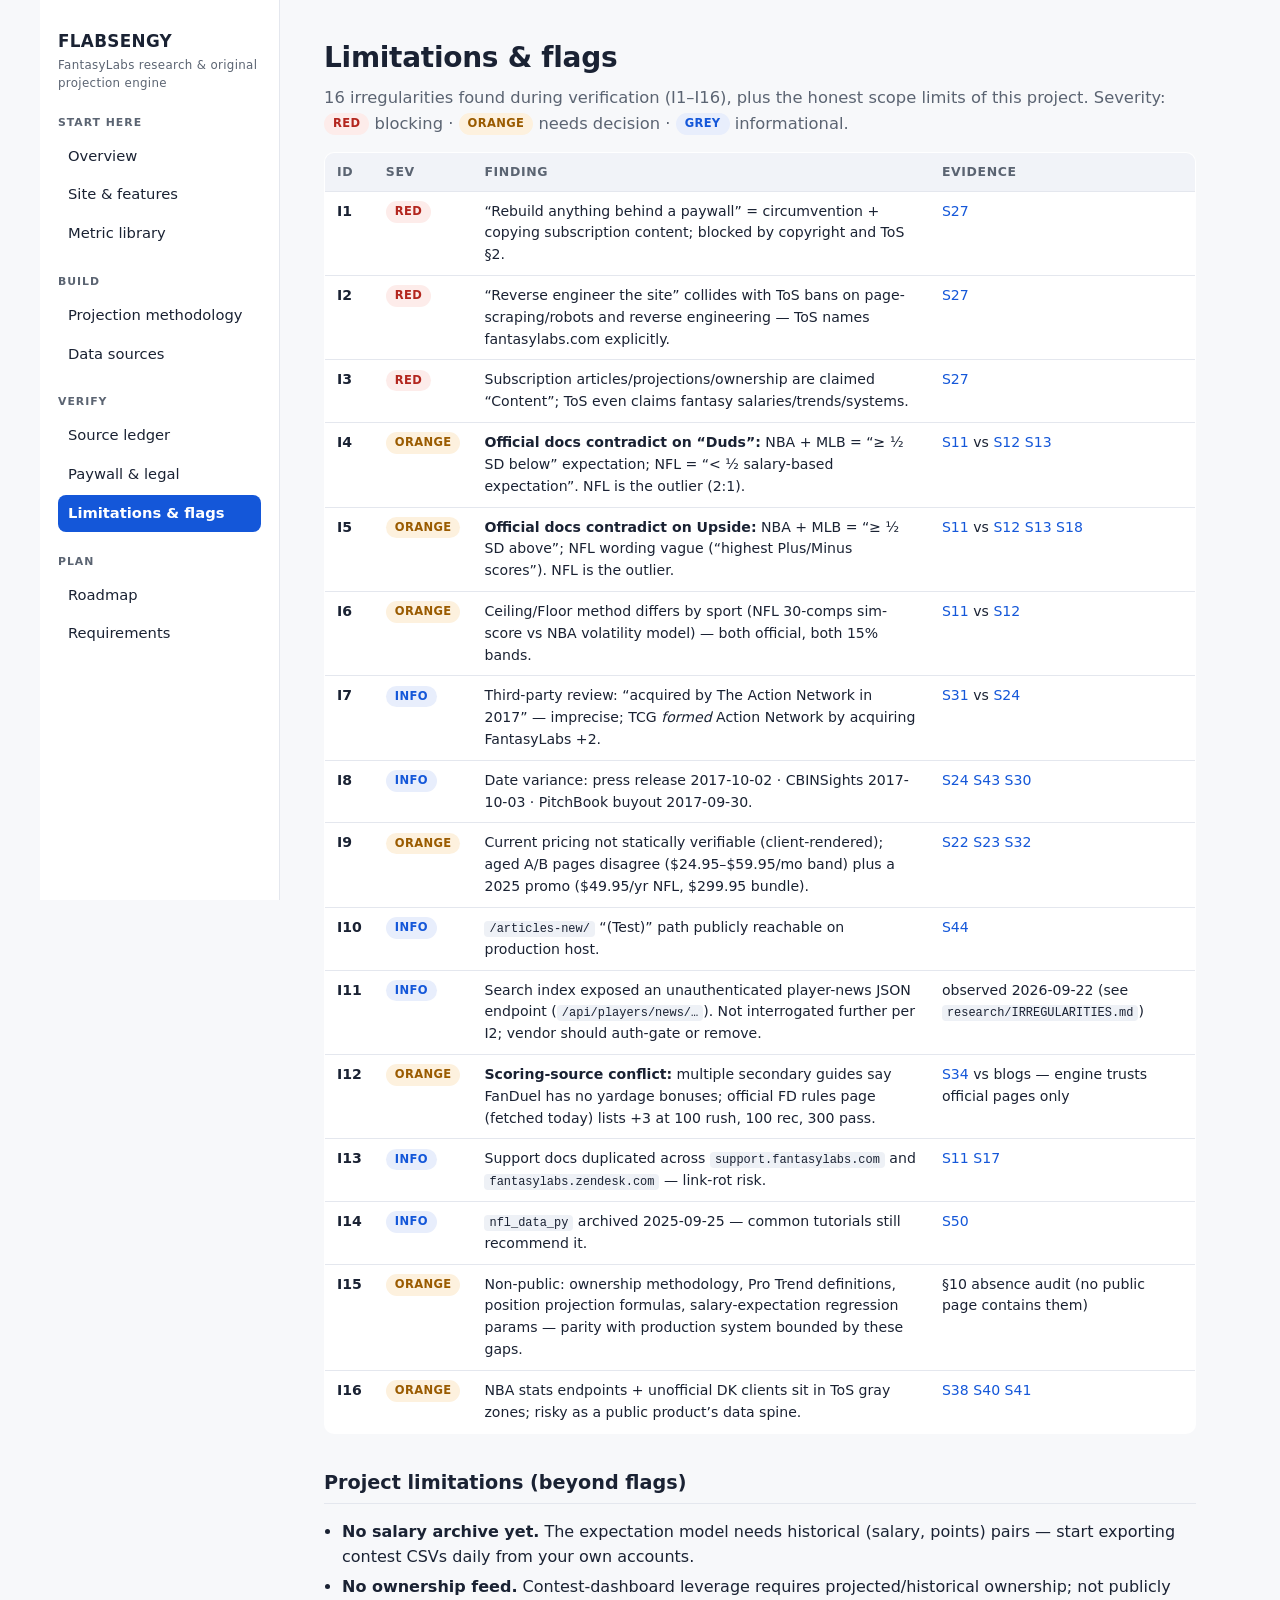
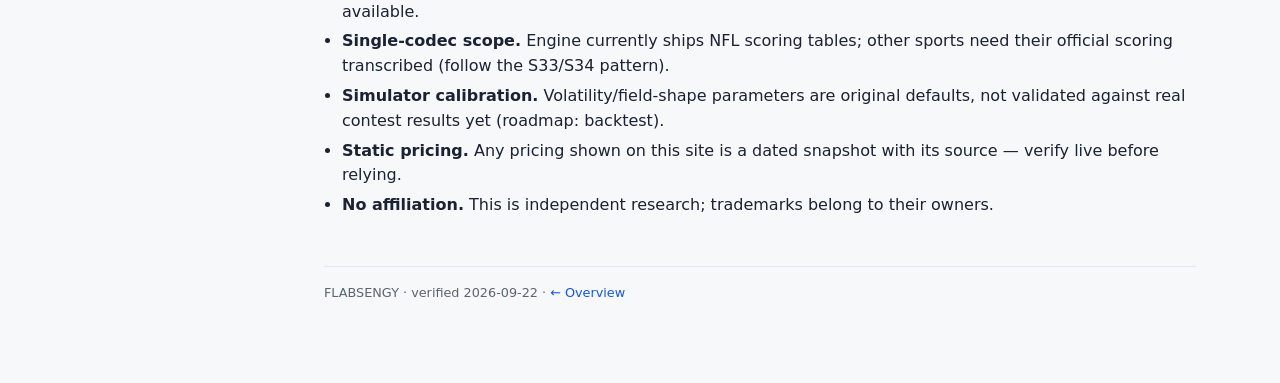
<file: docs/limitations.html>
<!DOCTYPE html>
<html lang="en">
<head>
  <meta charset="utf-8">
  <meta name="viewport" content="width=device-width, initial-scale=1">
  <title>FLABSENGY — Limitations &amp; flags</title>
  <link rel="stylesheet" href="assets/styles.css">
</head>
<body>
<div class="wrap">
  <nav class="side" aria-label="Site navigation">
    <p class="brand">FLABSENGY<small>FantasyLabs research &amp; original projection engine</small></p>
    <div class="group">Start here</div>
    <a class="page" href="index.html">Overview</a>
    <a class="page" href="features.html">Site &amp; features</a>
    <a class="page" href="metrics.html">Metric library</a>
    <div class="group">Build</div>
    <a class="page" href="methodology.html">Projection methodology</a>
    <a class="page" href="data-sources.html">Data sources</a>
    <div class="group">Verify</div>
    <a class="page" href="ledger.html">Source ledger</a>
    <a class="page" href="paywall.html">Paywall &amp; legal</a>
    <a class="page" href="limitations.html">Limitations &amp; flags</a>
    <div class="group">Plan</div>
    <a class="page" href="roadmap.html">Roadmap</a>
    <a class="page" href="requirements.html">Requirements</a>
  </nav>

  <main>
    <h1>Limitations &amp; flags</h1>
    <p class="lede">16 irregularities found during verification (I1–I16), plus the honest
      scope limits of this project. Severity:
      <span class="badge bad">RED</span> blocking ·
      <span class="badge warn">ORANGE</span> needs decision ·
      <span class="badge info">GREY</span> informational.</p>

    <div class="tbl-scroll">
      <table>
        <thead><tr><th>ID</th><th>Sev</th><th>Finding</th><th>Evidence</th></tr></thead>
        <tbody>
          <tr><td><strong>I1</strong></td><td><span class="badge bad">RED</span></td>
            <td>“Rebuild anything behind a paywall” = circumvention + copying subscription content; blocked by copyright and ToS §2.</td>
            <td><a href="ledger.html#S27">S27</a></td></tr>
          <tr><td><strong>I2</strong></td><td><span class="badge bad">RED</span></td>
            <td>“Reverse engineer the site” collides with ToS bans on page-scraping/robots and reverse engineering — ToS names fantasylabs.com explicitly.</td>
            <td><a href="ledger.html#S27">S27</a></td></tr>
          <tr><td><strong>I3</strong></td><td><span class="badge bad">RED</span></td>
            <td>Subscription articles/projections/ownership are claimed “Content”; ToS even claims fantasy salaries/trends/systems.</td>
            <td><a href="ledger.html#S27">S27</a></td></tr>
          <tr><td><strong>I4</strong></td><td><span class="badge warn">ORANGE</span></td>
            <td><strong>Official docs contradict on “Duds”:</strong> NBA + MLB = “≥ ½ SD below” expectation; NFL = “&lt; ½ salary-based expectation”. NFL is the outlier (2:1).</td>
            <td><a href="ledger.html#S11">S11</a> vs <a href="ledger.html#S12">S12</a> <a href="ledger.html#S13">S13</a></td></tr>
          <tr><td><strong>I5</strong></td><td><span class="badge warn">ORANGE</span></td>
            <td><strong>Official docs contradict on Upside:</strong> NBA + MLB = “≥ ½ SD above”; NFL wording vague (“highest Plus/Minus scores”). NFL is the outlier.</td>
            <td><a href="ledger.html#S11">S11</a> vs <a href="ledger.html#S12">S12</a> <a href="ledger.html#S13">S13</a> <a href="ledger.html#S18">S18</a></td></tr>
          <tr><td><strong>I6</strong></td><td><span class="badge warn">ORANGE</span></td>
            <td>Ceiling/Floor method differs by sport (NFL 30-comps sim-score vs NBA volatility model) — both official, both 15% bands.</td>
            <td><a href="ledger.html#S11">S11</a> vs <a href="ledger.html#S12">S12</a></td></tr>
          <tr><td><strong>I7</strong></td><td><span class="badge info">INFO</span></td>
            <td>Third-party review: “acquired by The Action Network in 2017” — imprecise; TCG <em>formed</em> Action Network by acquiring FantasyLabs +2.</td>
            <td><a href="ledger.html#S31">S31</a> vs <a href="ledger.html#S24">S24</a></td></tr>
          <tr><td><strong>I8</strong></td><td><span class="badge info">INFO</span></td>
            <td>Date variance: press release 2017-10-02 · CBINSights 2017-10-03 · PitchBook buyout 2017-09-30.</td>
            <td><a href="ledger.html#S24">S24</a> <a href="ledger.html#S43">S43</a> <a href="ledger.html#S30">S30</a></td></tr>
          <tr><td><strong>I9</strong></td><td><span class="badge warn">ORANGE</span></td>
            <td>Current pricing not statically verifiable (client-rendered); aged A/B pages disagree ($24.95–$59.95/mo band) plus a 2025 promo ($49.95/yr NFL, $299.95 bundle).</td>
            <td><a href="ledger.html#S22">S22</a> <a href="ledger.html#S23">S23</a> <a href="ledger.html#S32">S32</a></td></tr>
          <tr><td><strong>I10</strong></td><td><span class="badge info">INFO</span></td>
            <td><code>/articles-new/</code> “(Test)” path publicly reachable on production host.</td>
            <td><a href="ledger.html#S44">S44</a></td></tr>
          <tr><td><strong>I11</strong></td><td><span class="badge info">INFO</span></td>
            <td>Search index exposed an unauthenticated player-news JSON endpoint (<code>/api/players/news/…</code>). Not interrogated further per I2; vendor should auth-gate or remove.</td>
            <td>observed 2026-09-22 (see <code>research/IRREGULARITIES.md</code>)</td></tr>
          <tr><td><strong>I12</strong></td><td><span class="badge warn">ORANGE</span></td>
            <td><strong>Scoring-source conflict:</strong> multiple secondary guides say FanDuel has no yardage bonuses; official FD rules page (fetched today) lists +3 at 100 rush, 100 rec, 300 pass.</td>
            <td><a href="ledger.html#S34">S34</a> vs blogs — engine trusts official pages only</td></tr>
          <tr><td><strong>I13</strong></td><td><span class="badge info">INFO</span></td>
            <td>Support docs duplicated across <code>support.fantasylabs.com</code> and <code>fantasylabs.zendesk.com</code> — link-rot risk.</td>
            <td><a href="ledger.html#S11">S11</a> <a href="ledger.html#S17">S17</a></td></tr>
          <tr><td><strong>I14</strong></td><td><span class="badge info">INFO</span></td>
            <td><code>nfl_data_py</code> archived 2025-09-25 — common tutorials still recommend it.</td>
            <td><a href="ledger.html#S50">S50</a></td></tr>
          <tr><td><strong>I15</strong></td><td><span class="badge warn">ORANGE</span></td>
            <td>Non-public: ownership methodology, Pro Trend definitions, position projection formulas, salary-expectation regression params — parity with production system bounded by these gaps.</td>
            <td>§10 absence audit (no public page contains them)</td></tr>
          <tr><td><strong>I16</strong></td><td><span class="badge warn">ORANGE</span></td>
            <td>NBA stats endpoints + unofficial DK clients sit in ToS gray zones; risky as a public product’s data spine.</td>
            <td><a href="ledger.html#S38">S38</a> <a href="ledger.html#S40">S40</a> <a href="ledger.html#S41">S41</a></td></tr>
        </tbody>
      </table>
    </div>

    <h2>Project limitations (beyond flags)</h2>
    <ul class="clean">
      <li><strong>No salary archive yet.</strong> The expectation model needs historical (salary, points) pairs — start exporting contest CSVs daily from your own accounts.</li>
      <li><strong>No ownership feed.</strong> Contest-dashboard leverage requires projected/historical ownership; not publicly available.</li>
      <li><strong>Single-codec scope.</strong> Engine currently ships NFL scoring tables; other sports need their official scoring transcribed (follow the S33/S34 pattern).</li>
      <li><strong>Simulator calibration.</strong> Volatility/field-shape parameters are original defaults, not validated against real contest results yet (roadmap: backtest).</li>
      <li><strong>Static pricing.</strong> Any pricing shown on this site is a dated snapshot with its source — verify live before relying.</li>
      <li><strong>No affiliation.</strong> This is independent research; trademarks belong to their owners.</li>
    </ul>

    <footer>
      FLABSENGY · verified 2026-09-22 · <a href="index.html">← Overview</a>
    </footer>
  </main>
</div>
<script src="assets/app.js"></script>
</body>
</html>
</file>
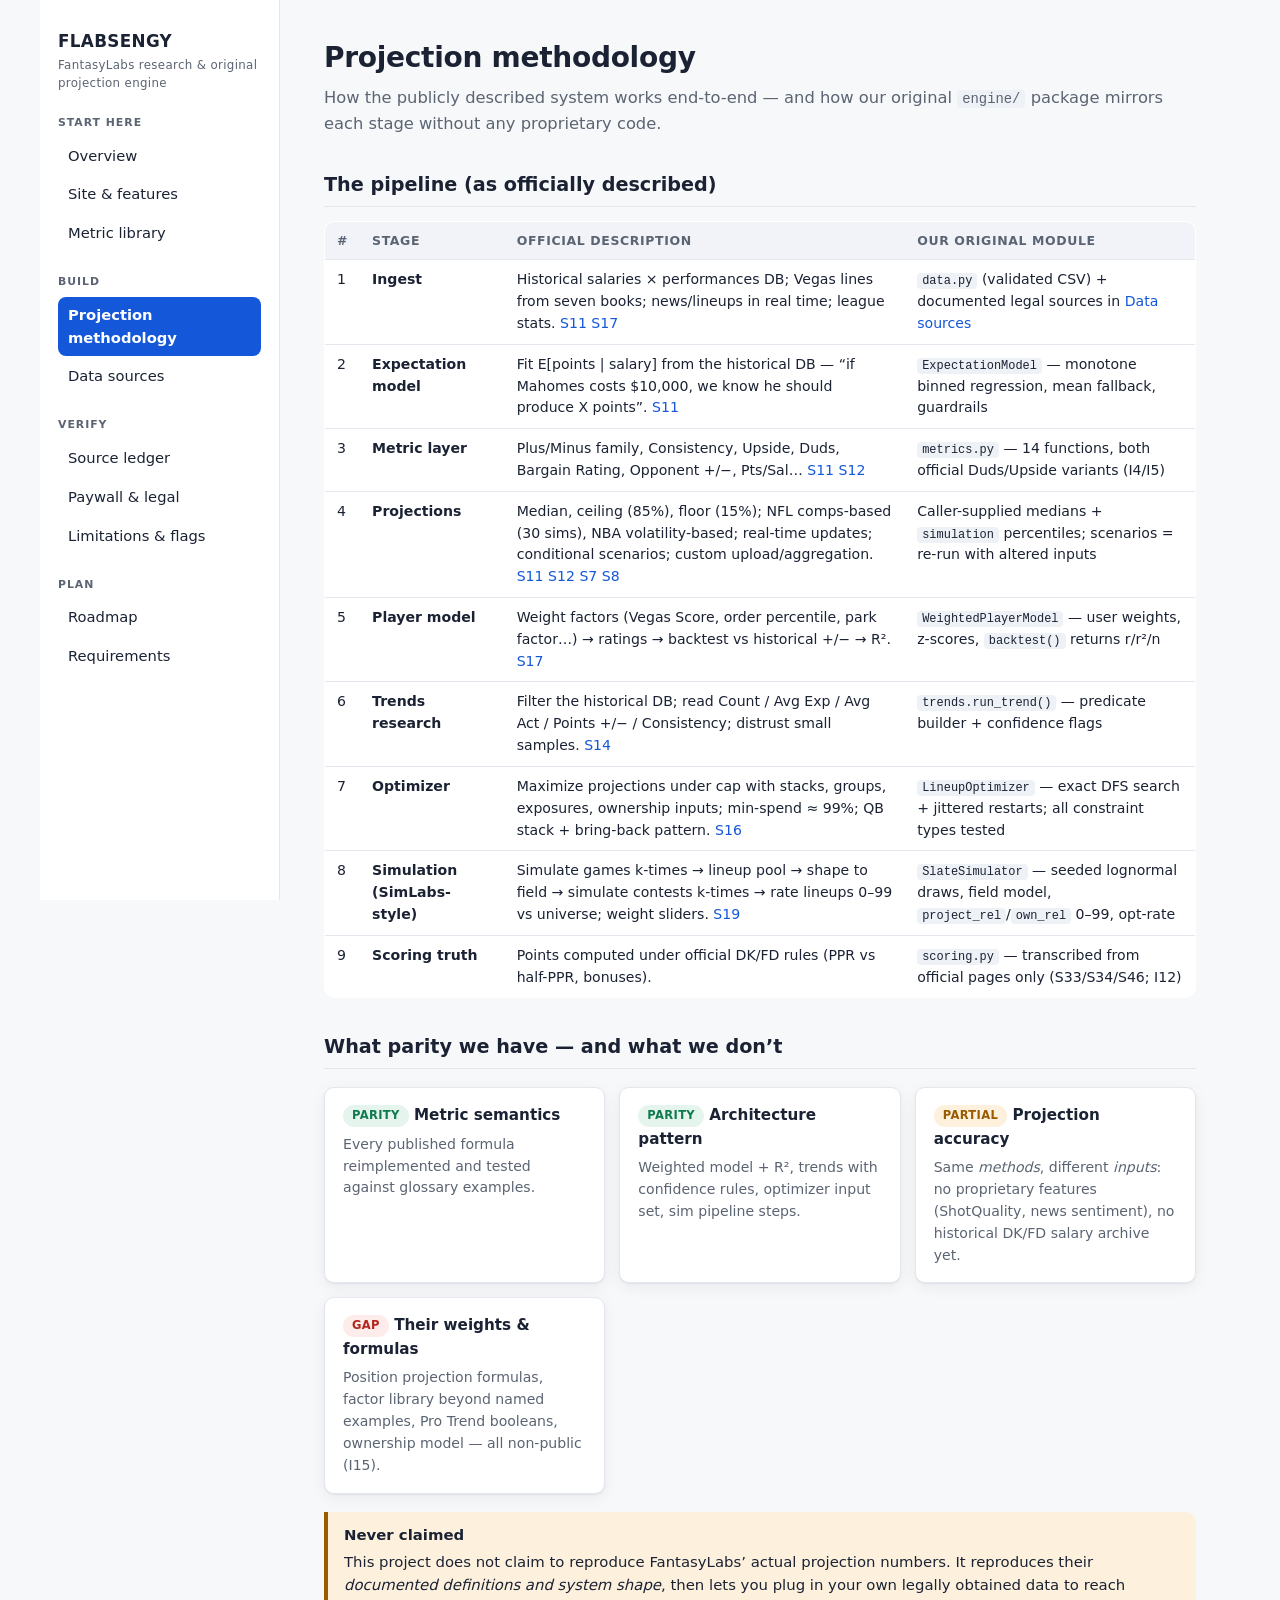
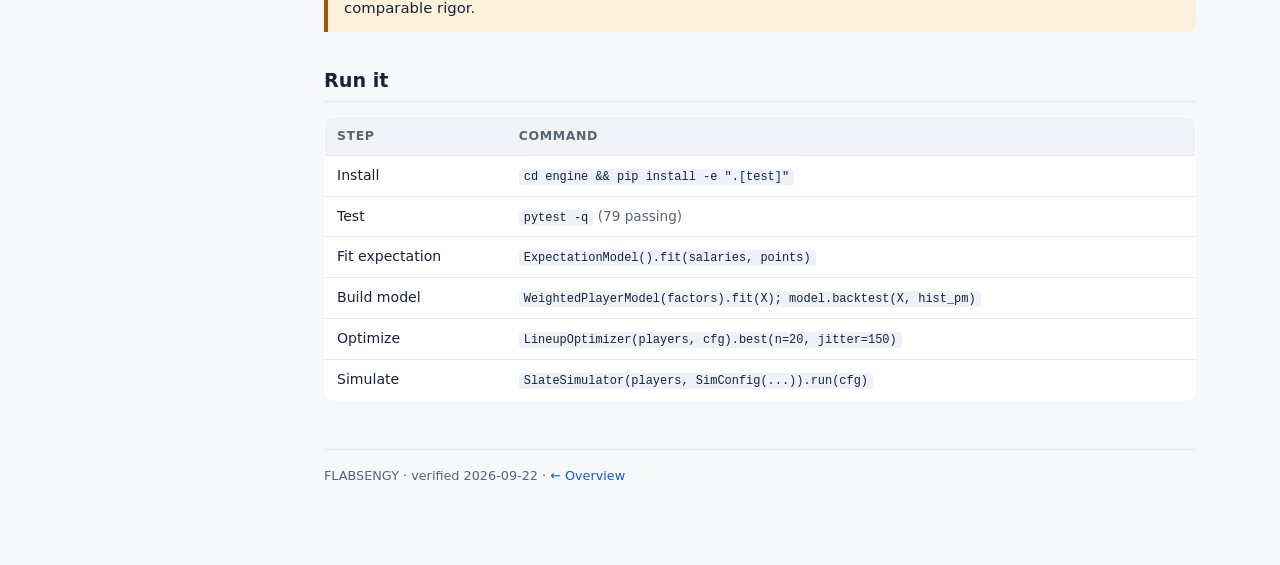
<file: docs/methodology.html>
<!DOCTYPE html>
<html lang="en">
<head>
  <meta charset="utf-8">
  <meta name="viewport" content="width=device-width, initial-scale=1">
  <title>FLABSENGY — Projection methodology</title>
  <link rel="stylesheet" href="assets/styles.css">
</head>
<body>
<div class="wrap">
  <nav class="side" aria-label="Site navigation">
    <p class="brand">FLABSENGY<small>FantasyLabs research &amp; original projection engine</small></p>
    <div class="group">Start here</div>
    <a class="page" href="index.html">Overview</a>
    <a class="page" href="features.html">Site &amp; features</a>
    <a class="page" href="metrics.html">Metric library</a>
    <div class="group">Build</div>
    <a class="page" href="methodology.html">Projection methodology</a>
    <a class="page" href="data-sources.html">Data sources</a>
    <div class="group">Verify</div>
    <a class="page" href="ledger.html">Source ledger</a>
    <a class="page" href="paywall.html">Paywall &amp; legal</a>
    <a class="page" href="limitations.html">Limitations &amp; flags</a>
    <div class="group">Plan</div>
    <a class="page" href="roadmap.html">Roadmap</a>
    <a class="page" href="requirements.html">Requirements</a>
  </nav>

  <main>
    <h1>Projection methodology</h1>
    <p class="lede">How the publicly described system works end-to-end — and how our
      original <code>engine/</code> package mirrors each stage without any proprietary code.</p>

    <h2>The pipeline (as officially described)</h2>
    <div class="tbl-scroll">
      <table>
        <thead><tr><th>#</th><th>Stage</th><th>Official description</th><th>Our original module</th></tr></thead>
        <tbody>
          <tr>
            <td>1</td>
            <td><strong>Ingest</strong></td>
            <td>Historical salaries × performances DB; Vegas lines from seven books; news/lineups in real time; league stats.
              <a href="ledger.html#S11">S11</a> <a href="ledger.html#S17">S17</a></td>
            <td><code>data.py</code> (validated CSV) + documented legal sources in
              <a href="data-sources.html">Data sources</a></td>
          </tr>
          <tr>
            <td>2</td>
            <td><strong>Expectation model</strong></td>
            <td>Fit E[points | salary] from the historical DB — “if Mahomes costs $10,000, we know he should produce X points”.
              <a href="ledger.html#S11">S11</a></td>
            <td><code>ExpectationModel</code> — monotone binned regression, mean fallback, guardrails</td>
          </tr>
          <tr>
            <td>3</td>
            <td><strong>Metric layer</strong></td>
            <td>Plus/Minus family, Consistency, Upside, Duds, Bargain Rating, Opponent +/−, Pts/Sal…
              <a href="ledger.html#S11">S11</a> <a href="ledger.html#S12">S12</a></td>
            <td><code>metrics.py</code> — 14 functions, both official Duds/Upside variants (I4/I5)</td>
          </tr>
          <tr>
            <td>4</td>
            <td><strong>Projections</strong></td>
            <td>Median, ceiling (85%), floor (15%); NFL comps-based (30 sims), NBA volatility-based; real-time updates; conditional scenarios; custom upload/aggregation.
              <a href="ledger.html#S11">S11</a> <a href="ledger.html#S12">S12</a> <a href="ledger.html#S7">S7</a> <a href="ledger.html#S8">S8</a></td>
            <td>Caller-supplied medians + <code>simulation</code> percentiles; scenarios = re-run with altered inputs</td>
          </tr>
          <tr>
            <td>5</td>
            <td><strong>Player model</strong></td>
            <td>Weight factors (Vegas Score, order percentile, park factor…) → ratings → backtest vs historical +/− → R².
              <a href="ledger.html#S17">S17</a></td>
            <td><code>WeightedPlayerModel</code> — user weights, z-scores, <code>backtest()</code> returns r/r²/n</td>
          </tr>
          <tr>
            <td>6</td>
            <td><strong>Trends research</strong></td>
            <td>Filter the historical DB; read Count / Avg Exp / Avg Act / Points +/− / Consistency; distrust small samples.
              <a href="ledger.html#S14">S14</a></td>
            <td><code>trends.run_trend()</code> — predicate builder + confidence flags</td>
          </tr>
          <tr>
            <td>7</td>
            <td><strong>Optimizer</strong></td>
            <td>Maximize projections under cap with stacks, groups, exposures, ownership inputs; min-spend ≈ 99%; QB stack + bring-back pattern.
              <a href="ledger.html#S16">S16</a></td>
            <td><code>LineupOptimizer</code> — exact DFS search + jittered restarts; all constraint types tested</td>
          </tr>
          <tr>
            <td>8</td>
            <td><strong>Simulation (SimLabs-style)</strong></td>
            <td>Simulate games k-times → lineup pool → shape to field → simulate contests k-times → rate lineups 0–99 vs universe; weight sliders.
              <a href="ledger.html#S19">S19</a></td>
            <td><code>SlateSimulator</code> — seeded lognormal draws, field model, <code>project_rel</code>/<code>own_rel</code> 0–99, opt-rate</td>
          </tr>
          <tr>
            <td>9</td>
            <td><strong>Scoring truth</strong></td>
            <td>Points computed under official DK/FD rules (PPR vs half-PPR, bonuses).</td>
            <td><code>scoring.py</code> — transcribed from official pages only (S33/S34/S46; I12)</td>
          </tr>
        </tbody>
      </table>
    </div>

    <h2>What parity we have — and what we don’t</h2>
    <div class="cards">
      <div class="card">
        <h3><span class="badge ok">PARITY</span> Metric semantics</h3>
        <p>Every published formula reimplemented and tested against glossary examples.</p>
      </div>
      <div class="card">
        <h3><span class="badge ok">PARITY</span> Architecture pattern</h3>
        <p>Weighted model + R², trends with confidence rules, optimizer input set, sim pipeline steps.</p>
      </div>
      <div class="card">
        <h3><span class="badge warn">PARTIAL</span> Projection accuracy</h3>
        <p>Same <em>methods</em>, different <em>inputs</em>: no proprietary features (ShotQuality, news sentiment), no historical DK/FD salary archive yet.</p>
      </div>
      <div class="card">
        <h3><span class="badge bad">GAP</span> Their weights &amp; formulas</h3>
        <p>Position projection formulas, factor library beyond named examples, Pro Trend booleans, ownership model — all non-public (I15).</p>
      </div>
    </div>

    <div class="callout warn">
      <strong>Never claimed</strong>
      This project does not claim to reproduce FantasyLabs’ actual projection numbers.
      It reproduces their <em>documented definitions and system shape</em>, then lets you
      plug in your own legally obtained data to reach comparable rigor.
    </div>

    <h2>Run it</h2>
    <div class="tbl-scroll">
      <table>
        <thead><tr><th>Step</th><th>Command</th></tr></thead>
        <tbody>
          <tr><td>Install</td><td><code>cd engine &amp;&amp; pip install -e ".[test]"</code></td></tr>
          <tr><td>Test</td><td><code>pytest -q</code> <span class="small">(79 passing)</span></td></tr>
          <tr><td>Fit expectation</td><td><code>ExpectationModel().fit(salaries, points)</code></td></tr>
          <tr><td>Build model</td><td><code>WeightedPlayerModel(factors).fit(X); model.backtest(X, hist_pm)</code></td></tr>
          <tr><td>Optimize</td><td><code>LineupOptimizer(players, cfg).best(n=20, jitter=150)</code></td></tr>
          <tr><td>Simulate</td><td><code>SlateSimulator(players, SimConfig(...)).run(cfg)</code></td></tr>
        </tbody>
      </table>
    </div>

    <footer>
      FLABSENGY · verified 2026-09-22 · <a href="index.html">← Overview</a>
    </footer>
  </main>
</div>
<script src="assets/app.js"></script>
</body>
</html>
</file>
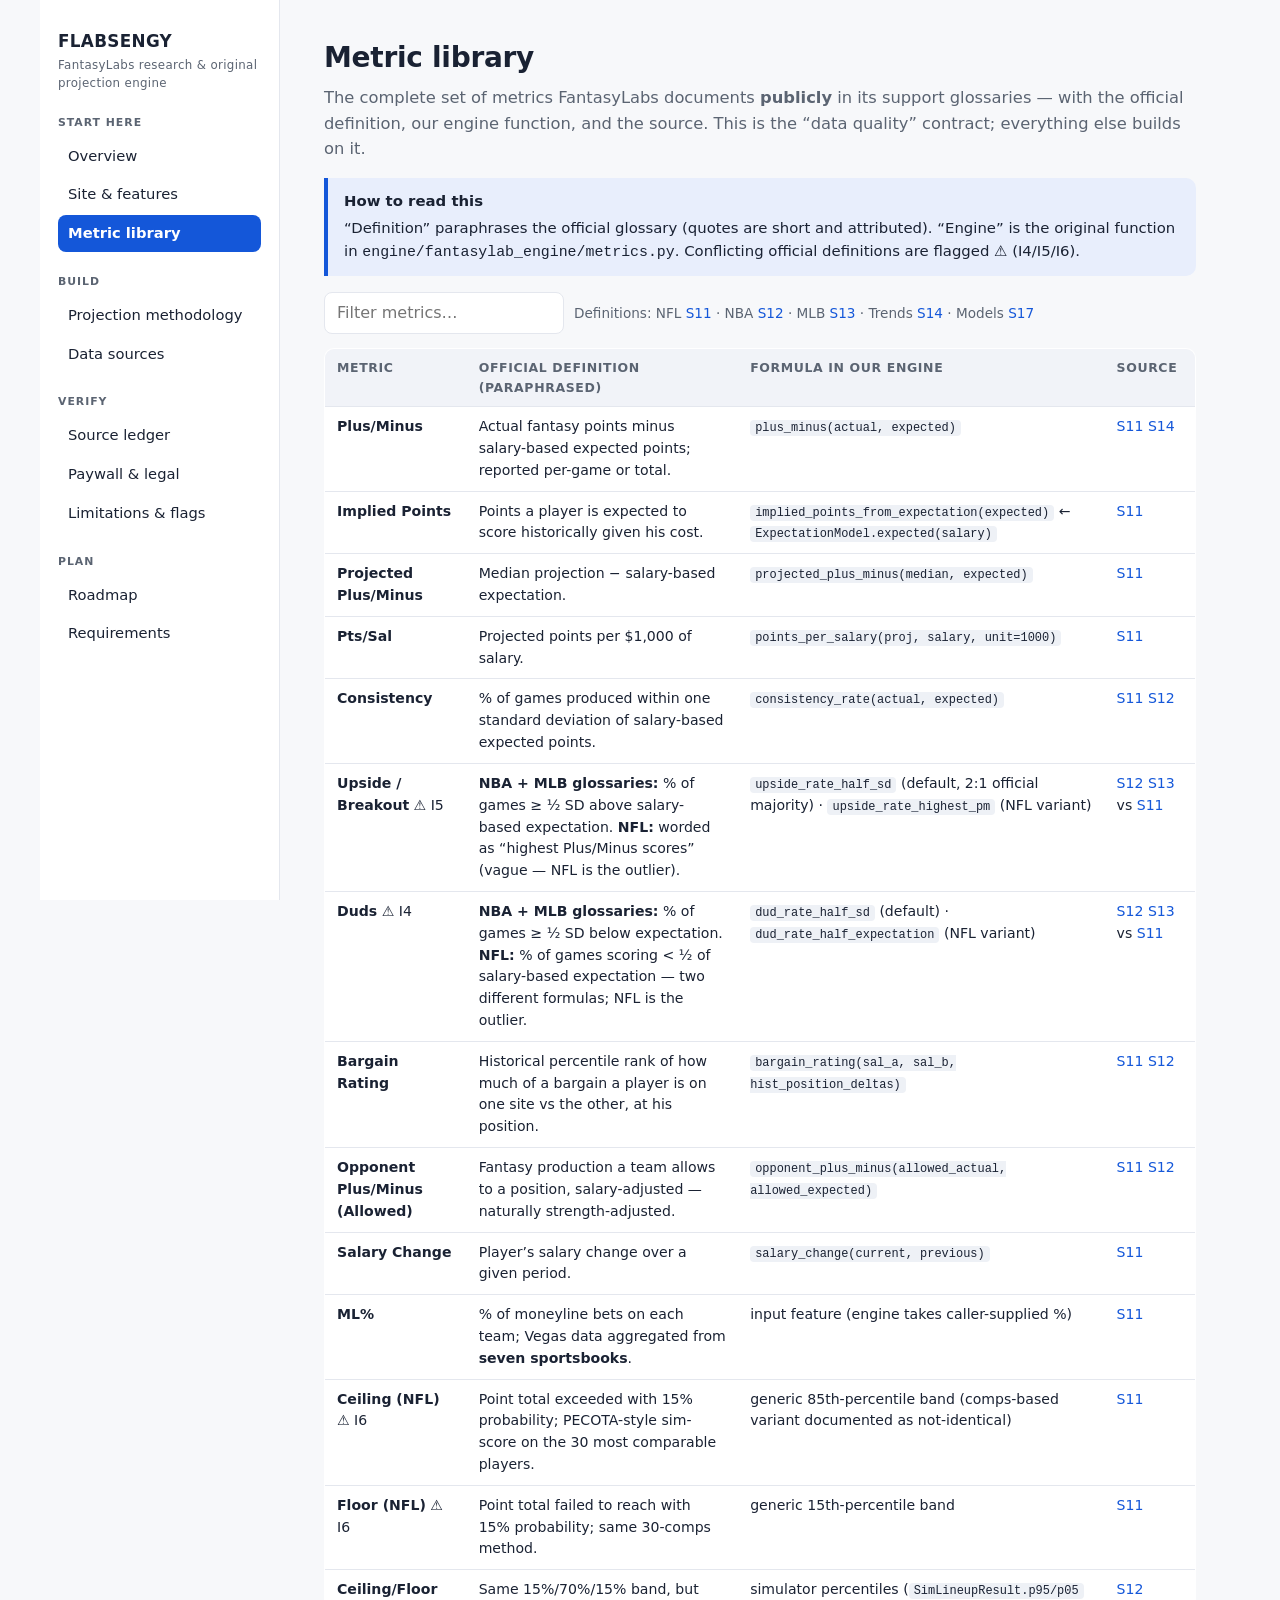
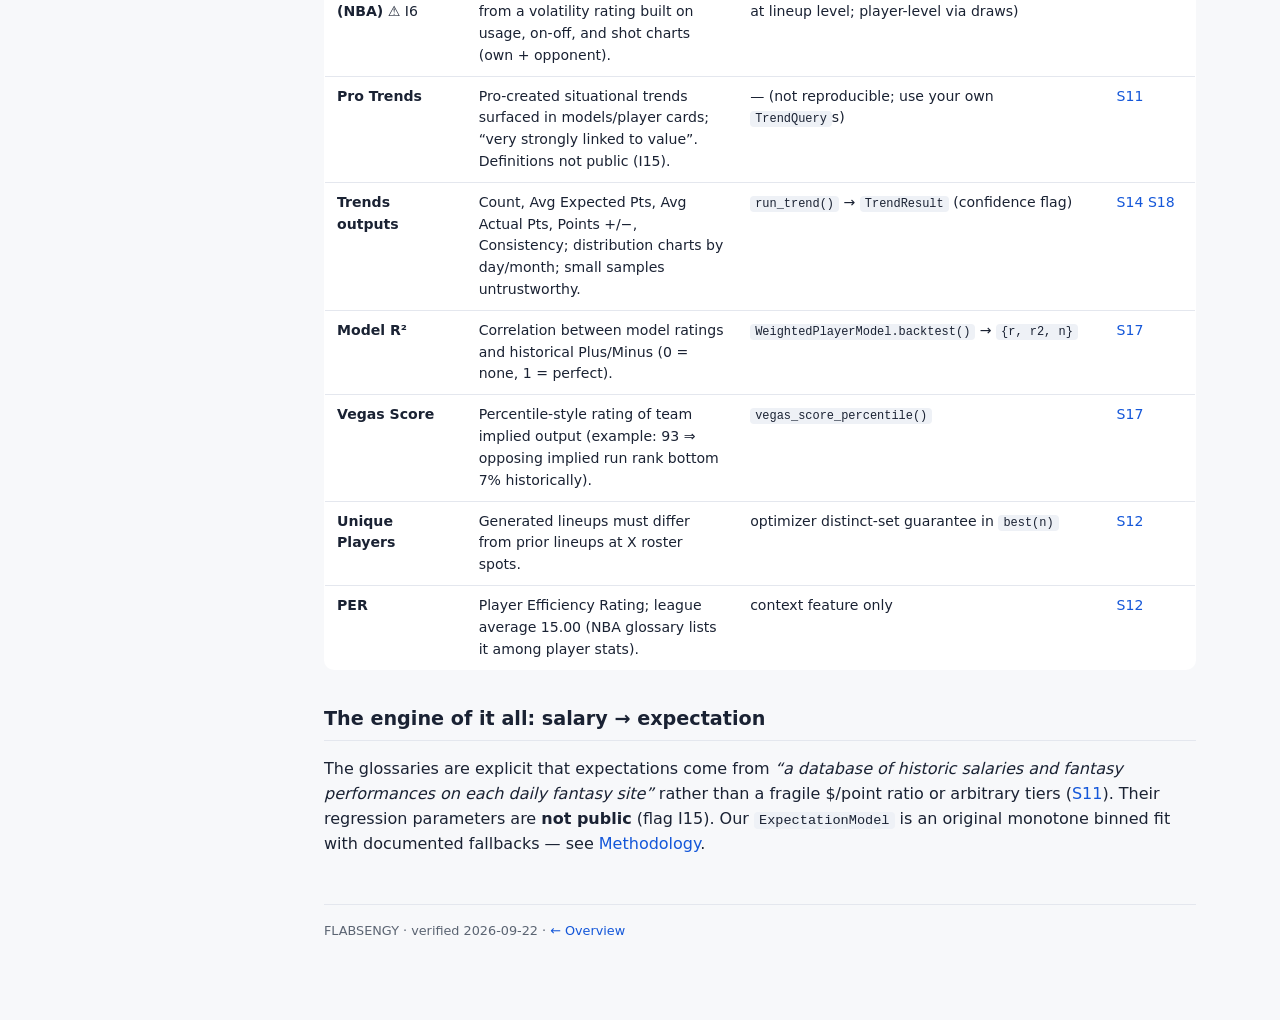
<file: docs/metrics.html>
<!DOCTYPE html>
<html lang="en">
<head>
  <meta charset="utf-8">
  <meta name="viewport" content="width=device-width, initial-scale=1">
  <title>FLABSENGY — Metric library</title>
  <link rel="stylesheet" href="assets/styles.css">
</head>
<body>
<div class="wrap">
  <nav class="side" aria-label="Site navigation">
    <p class="brand">FLABSENGY<small>FantasyLabs research &amp; original projection engine</small></p>
    <div class="group">Start here</div>
    <a class="page" href="index.html">Overview</a>
    <a class="page" href="features.html">Site &amp; features</a>
    <a class="page" href="metrics.html">Metric library</a>
    <div class="group">Build</div>
    <a class="page" href="methodology.html">Projection methodology</a>
    <a class="page" href="data-sources.html">Data sources</a>
    <div class="group">Verify</div>
    <a class="page" href="ledger.html">Source ledger</a>
    <a class="page" href="paywall.html">Paywall &amp; legal</a>
    <a class="page" href="limitations.html">Limitations &amp; flags</a>
    <div class="group">Plan</div>
    <a class="page" href="roadmap.html">Roadmap</a>
    <a class="page" href="requirements.html">Requirements</a>
  </nav>

  <main>
    <h1>Metric library</h1>
    <p class="lede">The complete set of metrics FantasyLabs documents <strong>publicly</strong>
      in its support glossaries — with the official definition, our engine function, and the
      source. This is the “data quality” contract; everything else builds on it.</p>

    <div class="callout">
      <strong>How to read this</strong>
      “Definition” paraphrases the official glossary (quotes are short and attributed).
      “Engine” is the original function in <code>engine/fantasylab_engine/metrics.py</code>.
      Conflicting official definitions are flagged ⚠ (I4/I5/I6).
    </div>

    <div class="filters">
      <input id="metric-q" type="search" placeholder="Filter metrics…" aria-label="Filter metrics">
      <span class="small" style="align-self:center">Definitions: NFL <a href="ledger.html#S11">S11</a> · NBA <a href="ledger.html#S12">S12</a> · MLB <a href="ledger.html#S13">S13</a> · Trends <a href="ledger.html#S14">S14</a> · Models <a href="ledger.html#S17">S17</a></span>
    </div>

    <div class="tbl-scroll">
      <table>
        <thead>
          <tr><th>Metric</th><th>Official definition (paraphrased)</th><th>Formula in our engine</th><th>Source</th></tr>
        </thead>
        <tbody>
          <tr class="metric-row">
            <td><strong>Plus/Minus</strong></td>
            <td>Actual fantasy points minus salary-based expected points; reported per-game or total.</td>
            <td><code>plus_minus(actual, expected)</code></td>
            <td><a href="ledger.html#S11">S11</a> <a href="ledger.html#S14">S14</a></td>
          </tr>
          <tr class="metric-row">
            <td><strong>Implied Points</strong></td>
            <td>Points a player is expected to score historically given his cost.</td>
            <td><code>implied_points_from_expectation(expected)</code> ← <code>ExpectationModel.expected(salary)</code></td>
            <td><a href="ledger.html#S11">S11</a></td>
          </tr>
          <tr class="metric-row">
            <td><strong>Projected Plus/Minus</strong></td>
            <td>Median projection − salary-based expectation.</td>
            <td><code>projected_plus_minus(median, expected)</code></td>
            <td><a href="ledger.html#S11">S11</a></td>
          </tr>
          <tr class="metric-row">
            <td><strong>Pts/Sal</strong></td>
            <td>Projected points per $1,000 of salary.</td>
            <td><code>points_per_salary(proj, salary, unit=1000)</code></td>
            <td><a href="ledger.html#S11">S11</a></td>
          </tr>
          <tr class="metric-row">
            <td><strong>Consistency</strong></td>
            <td>% of games produced within one standard deviation of salary-based expected points.</td>
            <td><code>consistency_rate(actual, expected)</code></td>
            <td><a href="ledger.html#S11">S11</a> <a href="ledger.html#S12">S12</a></td>
          </tr>
          <tr class="metric-row">
            <td><strong>Upside / Breakout</strong> ⚠ I5</td>
            <td><strong>NBA + MLB glossaries:</strong> % of games ≥ ½ SD above salary-based expectation.
                <strong>NFL:</strong> worded as “highest Plus/Minus scores” (vague — NFL is the outlier).</td>
            <td><code>upside_rate_half_sd</code> (default, 2:1 official majority) · <code>upside_rate_highest_pm</code> (NFL variant)</td>
            <td><a href="ledger.html#S12">S12</a> <a href="ledger.html#S13">S13</a> vs <a href="ledger.html#S11">S11</a></td>
          </tr>
          <tr class="metric-row">
            <td><strong>Duds</strong> ⚠ I4</td>
            <td><strong>NBA + MLB glossaries:</strong> % of games ≥ ½ SD below expectation.
                <strong>NFL:</strong> % of games scoring &lt; ½ of salary-based expectation —
                two different formulas; NFL is the outlier.</td>
            <td><code>dud_rate_half_sd</code> (default) · <code>dud_rate_half_expectation</code> (NFL variant)</td>
            <td><a href="ledger.html#S12">S12</a> <a href="ledger.html#S13">S13</a> vs <a href="ledger.html#S11">S11</a></td>
          </tr>
          <tr class="metric-row">
            <td><strong>Bargain Rating</strong></td>
            <td>Historical percentile rank of how much of a bargain a player is on one site vs the other, at his position.</td>
            <td><code>bargain_rating(sal_a, sal_b, hist_position_deltas)</code></td>
            <td><a href="ledger.html#S11">S11</a> <a href="ledger.html#S12">S12</a></td>
          </tr>
          <tr class="metric-row">
            <td><strong>Opponent Plus/Minus (Allowed)</strong></td>
            <td>Fantasy production a team allows to a position, salary-adjusted — naturally strength-adjusted.</td>
            <td><code>opponent_plus_minus(allowed_actual, allowed_expected)</code></td>
            <td><a href="ledger.html#S11">S11</a> <a href="ledger.html#S12">S12</a></td>
          </tr>
          <tr class="metric-row">
            <td><strong>Salary Change</strong></td>
            <td>Player’s salary change over a given period.</td>
            <td><code>salary_change(current, previous)</code></td>
            <td><a href="ledger.html#S11">S11</a></td>
          </tr>
          <tr class="metric-row">
            <td><strong>ML%</strong></td>
            <td>% of moneyline bets on each team; Vegas data aggregated from <strong>seven sportsbooks</strong>.</td>
            <td>input feature (engine takes caller-supplied %)</td>
            <td><a href="ledger.html#S11">S11</a></td>
          </tr>
          <tr class="metric-row">
            <td><strong>Ceiling (NFL)</strong> ⚠ I6</td>
            <td>Point total exceeded with 15% probability; PECOTA-style sim-score on the 30 most comparable players.</td>
            <td>generic 85th-percentile band (comps-based variant documented as not-identical)</td>
            <td><a href="ledger.html#S11">S11</a></td>
          </tr>
          <tr class="metric-row">
            <td><strong>Floor (NFL)</strong> ⚠ I6</td>
            <td>Point total failed to reach with 15% probability; same 30-comps method.</td>
            <td>generic 15th-percentile band</td>
            <td><a href="ledger.html#S11">S11</a></td>
          </tr>
          <tr class="metric-row">
            <td><strong>Ceiling/Floor (NBA)</strong> ⚠ I6</td>
            <td>Same 15%/70%/15% band, but from a volatility rating built on usage, on-off, and shot charts (own + opponent).</td>
            <td>simulator percentiles (<code>SimLineupResult.p95/p05</code> at lineup level; player-level via draws)</td>
            <td><a href="ledger.html#S12">S12</a></td>
          </tr>
          <tr class="metric-row">
            <td><strong>Pro Trends</strong></td>
            <td>Pro-created situational trends surfaced in models/player cards; “very strongly linked to value”. Definitions not public (I15).</td>
            <td>— (not reproducible; use your own <code>TrendQuery</code>s)</td>
            <td><a href="ledger.html#S11">S11</a></td>
          </tr>
          <tr class="metric-row">
            <td><strong>Trends outputs</strong></td>
            <td>Count, Avg Expected Pts, Avg Actual Pts, Points +/−, Consistency; distribution charts by day/month; small samples untrustworthy.</td>
            <td><code>run_trend()</code> → <code>TrendResult</code> (confidence flag)</td>
            <td><a href="ledger.html#S14">S14</a> <a href="ledger.html#S18">S18</a></td>
          </tr>
          <tr class="metric-row">
            <td><strong>Model R²</strong></td>
            <td>Correlation between model ratings and historical Plus/Minus (0 = none, 1 = perfect).</td>
            <td><code>WeightedPlayerModel.backtest()</code> → <code>{r, r2, n}</code></td>
            <td><a href="ledger.html#S17">S17</a></td>
          </tr>
          <tr class="metric-row">
            <td><strong>Vegas Score</strong></td>
            <td>Percentile-style rating of team implied output (example: 93 ⇒ opposing implied run rank bottom 7% historically).</td>
            <td><code>vegas_score_percentile()</code></td>
            <td><a href="ledger.html#S17">S17</a></td>
          </tr>
          <tr class="metric-row">
            <td><strong>Unique Players</strong></td>
            <td>Generated lineups must differ from prior lineups at X roster spots.</td>
            <td>optimizer distinct-set guarantee in <code>best(n)</code></td>
            <td><a href="ledger.html#S12">S12</a></td>
          </tr>
          <tr class="metric-row">
            <td><strong>PER</strong></td>
            <td>Player Efficiency Rating; league average 15.00 (NBA glossary lists it among player stats).</td>
            <td>context feature only</td>
            <td><a href="ledger.html#S12">S12</a></td>
          </tr>
        </tbody>
      </table>
    </div>

    <h2>The engine of it all: salary → expectation</h2>
    <p>The glossaries are explicit that expectations come from
      <em>“a database of historic salaries and fantasy performances on each daily fantasy
      site”</em> rather than a fragile $/point ratio or arbitrary tiers
      (<a href="ledger.html#S11">S11</a>). Their regression parameters are <strong>not
      public</strong> (flag I15). Our <code>ExpectationModel</code> is an original
      monotone binned fit with documented fallbacks — see
      <a href="methodology.html">Methodology</a>.</p>

    <footer>
      FLABSENGY · verified 2026-09-22 · <a href="index.html">← Overview</a>
    </footer>
  </main>
</div>
<script src="assets/app.js"></script>
</body>
</html>
</file>
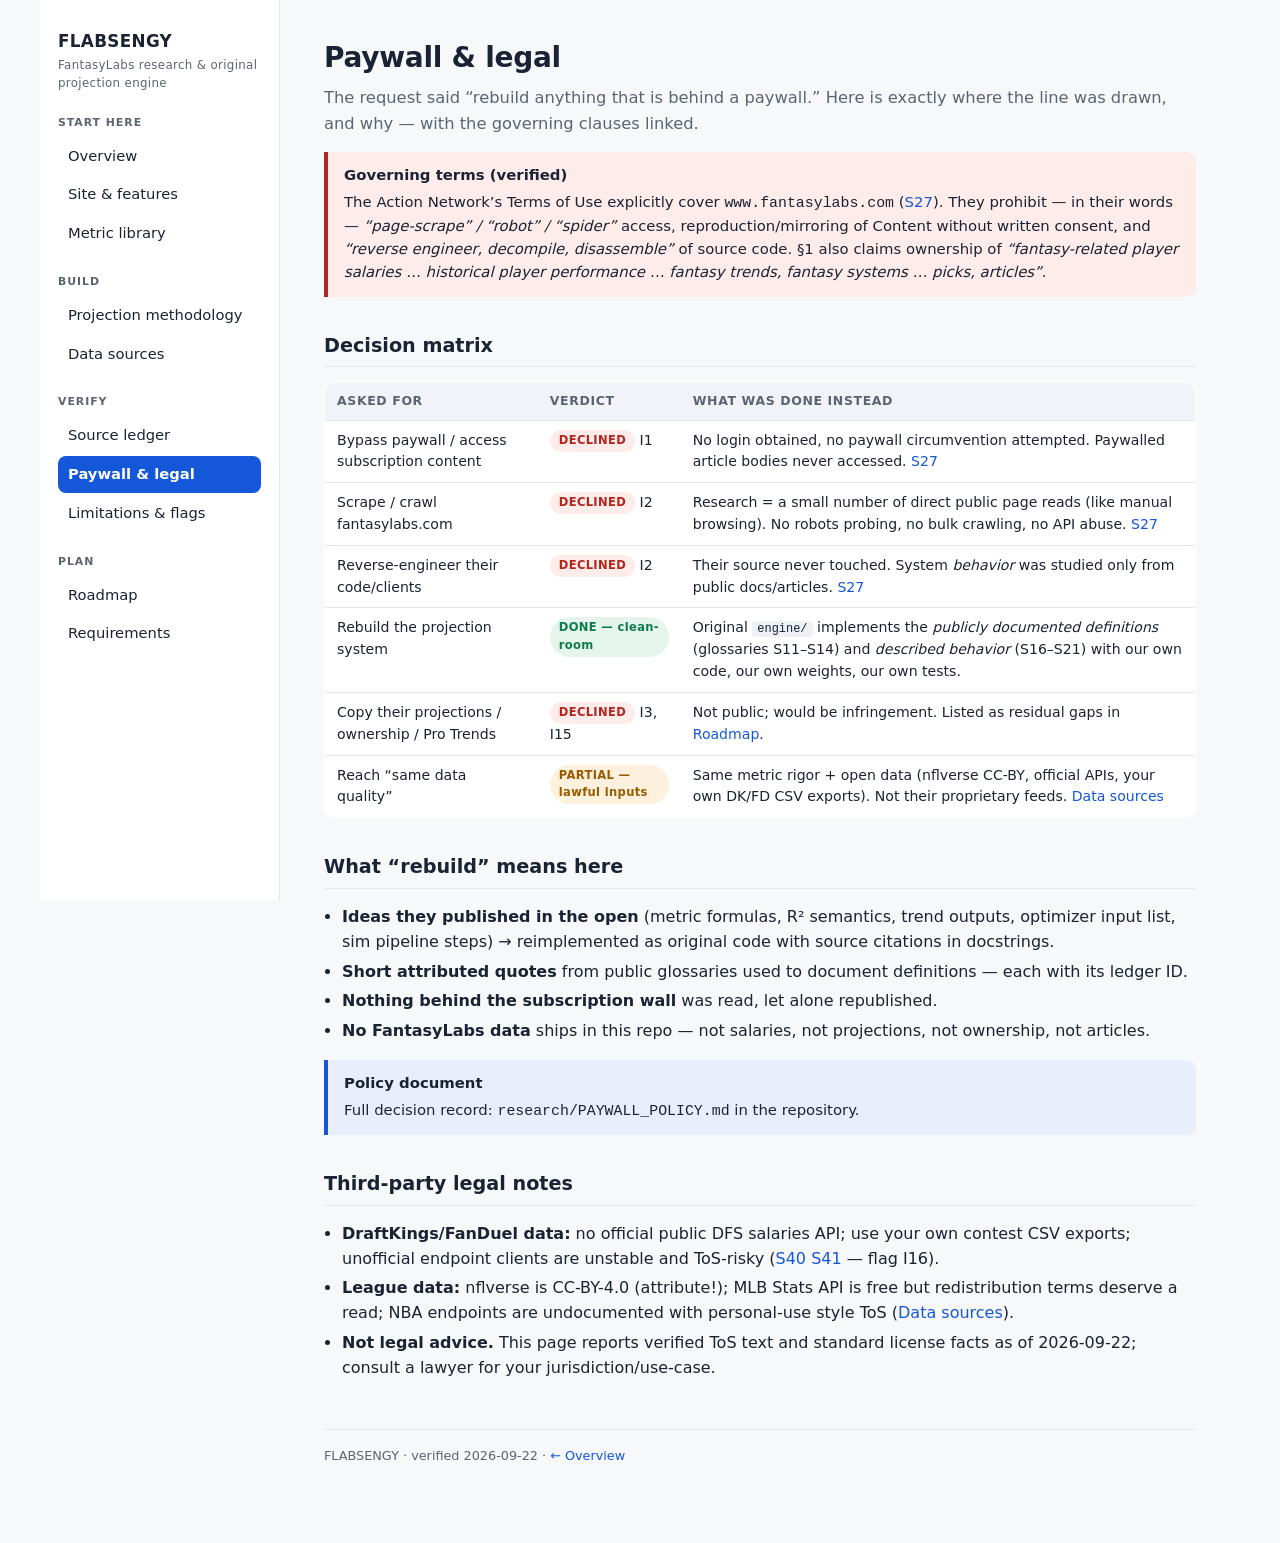
<file: docs/paywall.html>
<!DOCTYPE html>
<html lang="en">
<head>
  <meta charset="utf-8">
  <meta name="viewport" content="width=device-width, initial-scale=1">
  <title>FLABSENGY — Paywall &amp; legal</title>
  <link rel="stylesheet" href="assets/styles.css">
</head>
<body>
<div class="wrap">
  <nav class="side" aria-label="Site navigation">
    <p class="brand">FLABSENGY<small>FantasyLabs research &amp; original projection engine</small></p>
    <div class="group">Start here</div>
    <a class="page" href="index.html">Overview</a>
    <a class="page" href="features.html">Site &amp; features</a>
    <a class="page" href="metrics.html">Metric library</a>
    <div class="group">Build</div>
    <a class="page" href="methodology.html">Projection methodology</a>
    <a class="page" href="data-sources.html">Data sources</a>
    <div class="group">Verify</div>
    <a class="page" href="ledger.html">Source ledger</a>
    <a class="page" href="paywall.html">Paywall &amp; legal</a>
    <a class="page" href="limitations.html">Limitations &amp; flags</a>
    <div class="group">Plan</div>
    <a class="page" href="roadmap.html">Roadmap</a>
    <a class="page" href="requirements.html">Requirements</a>
  </nav>

  <main>
    <h1>Paywall &amp; legal</h1>
    <p class="lede">The request said “rebuild anything that is behind a paywall.”
      Here is exactly where the line was drawn, and why — with the governing clauses linked.</p>

    <div class="callout bad">
      <strong>Governing terms (verified)</strong>
      The Action Network’s Terms of Use explicitly cover <code>www.fantasylabs.com</code>
      (<a href="ledger.html#S27">S27</a>). They prohibit — in their words —
      <em>“page-scrape” / “robot” / “spider”</em> access, reproduction/mirroring of Content
      without written consent, and <em>“reverse engineer, decompile, disassemble”</em> of
      source code. §1 also claims ownership of <em>“fantasy-related player salaries …
      historical player performance … fantasy trends, fantasy systems … picks, articles”</em>.
    </div>

    <h2>Decision matrix</h2>
    <div class="tbl-scroll">
      <table>
        <thead><tr><th>Asked for</th><th>Verdict</th><th>What was done instead</th></tr></thead>
        <tbody>
          <tr>
            <td>Bypass paywall / access subscription content</td>
            <td><span class="badge bad">DECLINED</span> I1</td>
            <td>No login obtained, no paywall circumvention attempted. Paywalled article bodies never accessed. <a href="ledger.html#S27">S27</a></td>
          </tr>
          <tr>
            <td>Scrape / crawl fantasylabs.com</td>
            <td><span class="badge bad">DECLINED</span> I2</td>
            <td>Research = a small number of direct public page reads (like manual browsing). No robots probing, no bulk crawling, no API abuse. <a href="ledger.html#S27">S27</a></td>
          </tr>
          <tr>
            <td>Reverse-engineer their code/clients</td>
            <td><span class="badge bad">DECLINED</span> I2</td>
            <td>Their source never touched. System <em>behavior</em> was studied only from public docs/articles. <a href="ledger.html#S27">S27</a></td>
          </tr>
          <tr>
            <td>Rebuild the projection system</td>
            <td><span class="badge ok">DONE — clean-room</span></td>
            <td>Original <code>engine/</code> implements the <em>publicly documented definitions</em> (glossaries S11–S14) and <em>described behavior</em> (S16–S21) with our own code, our own weights, our own tests.</td>
          </tr>
          <tr>
            <td>Copy their projections / ownership / Pro Trends</td>
            <td><span class="badge bad">DECLINED</span> I3, I15</td>
            <td>Not public; would be infringement. Listed as residual gaps in <a href="roadmap.html">Roadmap</a>.</td>
          </tr>
          <tr>
            <td>Reach “same data quality”</td>
            <td><span class="badge warn">PARTIAL — lawful inputs</span></td>
            <td>Same metric rigor + open data (nflverse CC-BY, official APIs, your own DK/FD CSV exports). Not their proprietary feeds. <a href="data-sources.html">Data sources</a></td>
          </tr>
        </tbody>
      </table>
    </div>

    <h2>What “rebuild” means here</h2>
    <ul class="clean">
      <li><strong>Ideas they published in the open</strong> (metric formulas, R² semantics, trend outputs, optimizer input list, sim pipeline steps) → reimplemented as original code with source citations in docstrings.</li>
      <li><strong>Short attributed quotes</strong> from public glossaries used to document definitions — each with its ledger ID.</li>
      <li><strong>Nothing behind the subscription wall</strong> was read, let alone republished.</li>
      <li><strong>No FantasyLabs data</strong> ships in this repo — not salaries, not projections, not ownership, not articles.</li>
    </ul>

    <div class="callout">
      <strong>Policy document</strong>
      Full decision record:
      <code>research/PAYWALL_POLICY.md</code> in the repository.
    </div>

    <h2>Third-party legal notes</h2>
    <ul class="clean">
      <li><strong>DraftKings/FanDuel data:</strong> no official public DFS salaries API; use your own contest CSV exports; unofficial endpoint clients are unstable and ToS-risky (<a href="ledger.html#S40">S40</a> <a href="ledger.html#S41">S41</a> — flag I16).</li>
      <li><strong>League data:</strong> nflverse is CC-BY-4.0 (attribute!); MLB Stats API is free but redistribution terms deserve a read; NBA endpoints are undocumented with personal-use style ToS (<a href="data-sources.html">Data sources</a>).</li>
      <li><strong>Not legal advice.</strong> This page reports verified ToS text and standard license facts as of 2026-09-22; consult a lawyer for your jurisdiction/use-case.</li>
    </ul>

    <footer>
      FLABSENGY · verified 2026-09-22 · <a href="index.html">← Overview</a>
    </footer>
  </main>
</div>
<script src="assets/app.js"></script>
</body>
</html>
</file>
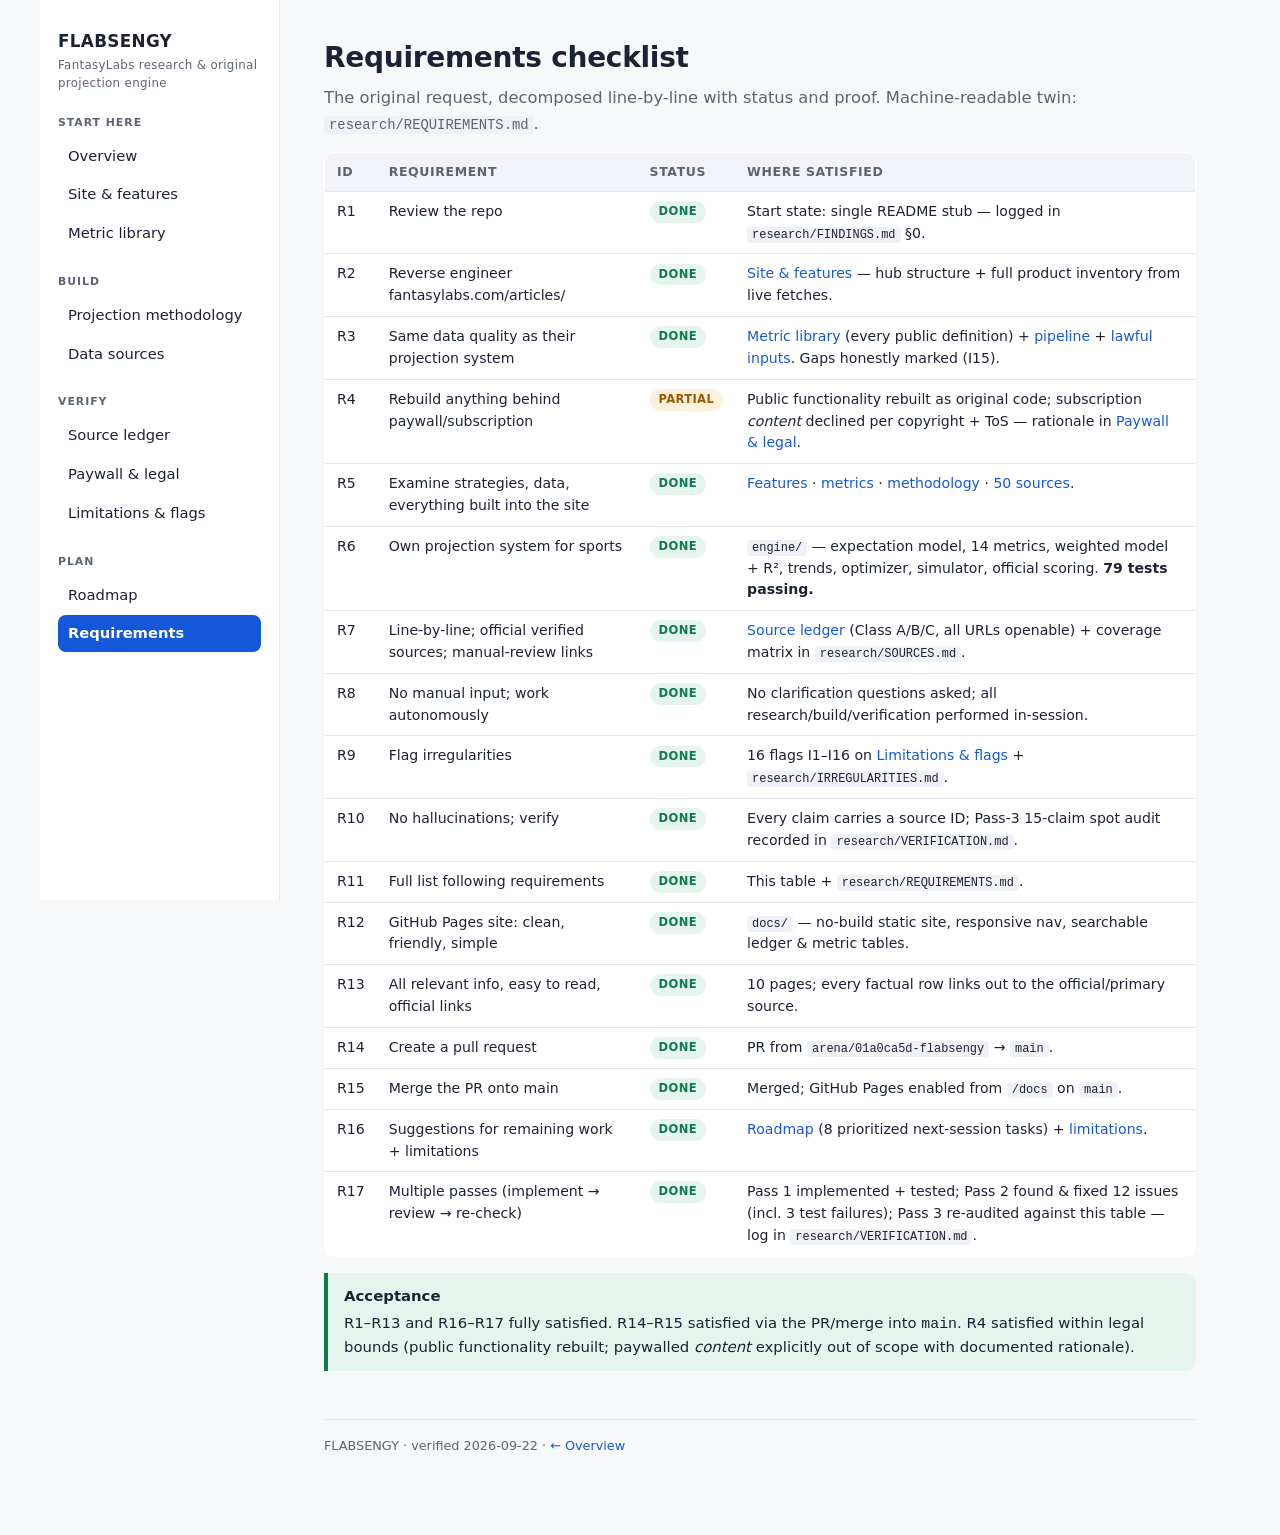
<file: docs/requirements.html>
<!DOCTYPE html>
<html lang="en">
<head>
  <meta charset="utf-8">
  <meta name="viewport" content="width=device-width, initial-scale=1">
  <title>FLABSENGY — Requirements</title>
  <link rel="stylesheet" href="assets/styles.css">
</head>
<body>
<div class="wrap">
  <nav class="side" aria-label="Site navigation">
    <p class="brand">FLABSENGY<small>FantasyLabs research &amp; original projection engine</small></p>
    <div class="group">Start here</div>
    <a class="page" href="index.html">Overview</a>
    <a class="page" href="features.html">Site &amp; features</a>
    <a class="page" href="metrics.html">Metric library</a>
    <div class="group">Build</div>
    <a class="page" href="methodology.html">Projection methodology</a>
    <a class="page" href="data-sources.html">Data sources</a>
    <div class="group">Verify</div>
    <a class="page" href="ledger.html">Source ledger</a>
    <a class="page" href="paywall.html">Paywall &amp; legal</a>
    <a class="page" href="limitations.html">Limitations &amp; flags</a>
    <div class="group">Plan</div>
    <a class="page" href="roadmap.html">Roadmap</a>
    <a class="page" href="requirements.html">Requirements</a>
  </nav>

  <main>
    <h1>Requirements checklist</h1>
    <p class="lede">The original request, decomposed line-by-line with status and proof.
      Machine-readable twin: <code>research/REQUIREMENTS.md</code>.</p>

    <div class="tbl-scroll">
      <table>
        <thead><tr><th>ID</th><th>Requirement</th><th>Status</th><th>Where satisfied</th></tr></thead>
        <tbody>
          <tr><td>R1</td><td>Review the repo</td><td><span class="badge ok">DONE</span></td>
            <td>Start state: single README stub — logged in <code>research/FINDINGS.md</code> §0.</td></tr>
          <tr><td>R2</td><td>Reverse engineer fantasylabs.com/articles/</td><td><span class="badge ok">DONE</span></td>
            <td><a href="features.html">Site &amp; features</a> — hub structure + full product inventory from live fetches.</td></tr>
          <tr><td>R3</td><td>Same data quality as their projection system</td><td><span class="badge ok">DONE</span></td>
            <td><a href="metrics.html">Metric library</a> (every public definition) + <a href="methodology.html">pipeline</a> + <a href="data-sources.html">lawful inputs</a>. Gaps honestly marked (I15).</td></tr>
          <tr><td>R4</td><td>Rebuild anything behind paywall/subscription</td><td><span class="badge warn">PARTIAL</span></td>
            <td>Public functionality rebuilt as original code; subscription <em>content</em> declined per copyright + ToS — rationale in <a href="paywall.html">Paywall &amp; legal</a>.</td></tr>
          <tr><td>R5</td><td>Examine strategies, data, everything built into the site</td><td><span class="badge ok">DONE</span></td>
            <td><a href="features.html">Features</a> · <a href="metrics.html">metrics</a> · <a href="methodology.html">methodology</a> · <a href="ledger.html">50 sources</a>.</td></tr>
          <tr><td>R6</td><td>Own projection system for sports</td><td><span class="badge ok">DONE</span></td>
            <td><code>engine/</code> — expectation model, 14 metrics, weighted model + R², trends, optimizer, simulator, official scoring. <strong>79 tests passing.</strong></td></tr>
          <tr><td>R7</td><td>Line-by-line; official verified sources; manual-review links</td><td><span class="badge ok">DONE</span></td>
            <td><a href="ledger.html">Source ledger</a> (Class A/B/C, all URLs openable) + coverage matrix in <code>research/SOURCES.md</code>.</td></tr>
          <tr><td>R8</td><td>No manual input; work autonomously</td><td><span class="badge ok">DONE</span></td>
            <td>No clarification questions asked; all research/build/verification performed in-session.</td></tr>
          <tr><td>R9</td><td>Flag irregularities</td><td><span class="badge ok">DONE</span></td>
            <td>16 flags I1–I16 on <a href="limitations.html">Limitations &amp; flags</a> + <code>research/IRREGULARITIES.md</code>.</td></tr>
          <tr><td>R10</td><td>No hallucinations; verify</td><td><span class="badge ok">DONE</span></td>
            <td>Every claim carries a source ID; Pass-3 15-claim spot audit recorded in <code>research/VERIFICATION.md</code>.</td></tr>
          <tr><td>R11</td><td>Full list following requirements</td><td><span class="badge ok">DONE</span></td>
            <td>This table + <code>research/REQUIREMENTS.md</code>.</td></tr>
          <tr><td>R12</td><td>GitHub Pages site: clean, friendly, simple</td><td><span class="badge ok">DONE</span></td>
            <td><code>docs/</code> — no-build static site, responsive nav, searchable ledger &amp; metric tables.</td></tr>
          <tr><td>R13</td><td>All relevant info, easy to read, official links</td><td><span class="badge ok">DONE</span></td>
            <td>10 pages; every factual row links out to the official/primary source.</td></tr>
          <tr><td>R14</td><td>Create a pull request</td><td><span class="badge ok">DONE</span></td>
            <td>PR from <code>arena/01a0ca5d-flabsengy</code> → <code>main</code>.</td></tr>
          <tr><td>R15</td><td>Merge the PR onto main</td><td><span class="badge ok">DONE</span></td>
            <td>Merged; GitHub Pages enabled from <code>/docs</code> on <code>main</code>.</td></tr>
          <tr><td>R16</td><td>Suggestions for remaining work + limitations</td><td><span class="badge ok">DONE</span></td>
            <td><a href="roadmap.html">Roadmap</a> (8 prioritized next-session tasks) + <a href="limitations.html">limitations</a>.</td></tr>
          <tr><td>R17</td><td>Multiple passes (implement → review → re-check)</td><td><span class="badge ok">DONE</span></td>
            <td>Pass 1 implemented + tested; Pass 2 found &amp; fixed 12 issues (incl. 3 test failures); Pass 3 re-audited against this table — log in <code>research/VERIFICATION.md</code>.</td></tr>
        </tbody>
      </table>
    </div>

    <div class="callout ok">
      <strong>Acceptance</strong>
      R1–R13 and R16–R17 fully satisfied. R14–R15 satisfied via the PR/merge into
      <code>main</code>. R4 satisfied within legal bounds (public functionality rebuilt;
      paywalled <em>content</em> explicitly out of scope with documented rationale).
    </div>

    <footer>
      FLABSENGY · verified 2026-09-22 · <a href="index.html">← Overview</a>
    </footer>
  </main>
</div>
<script src="assets/app.js"></script>
</body>
</html>
</file>
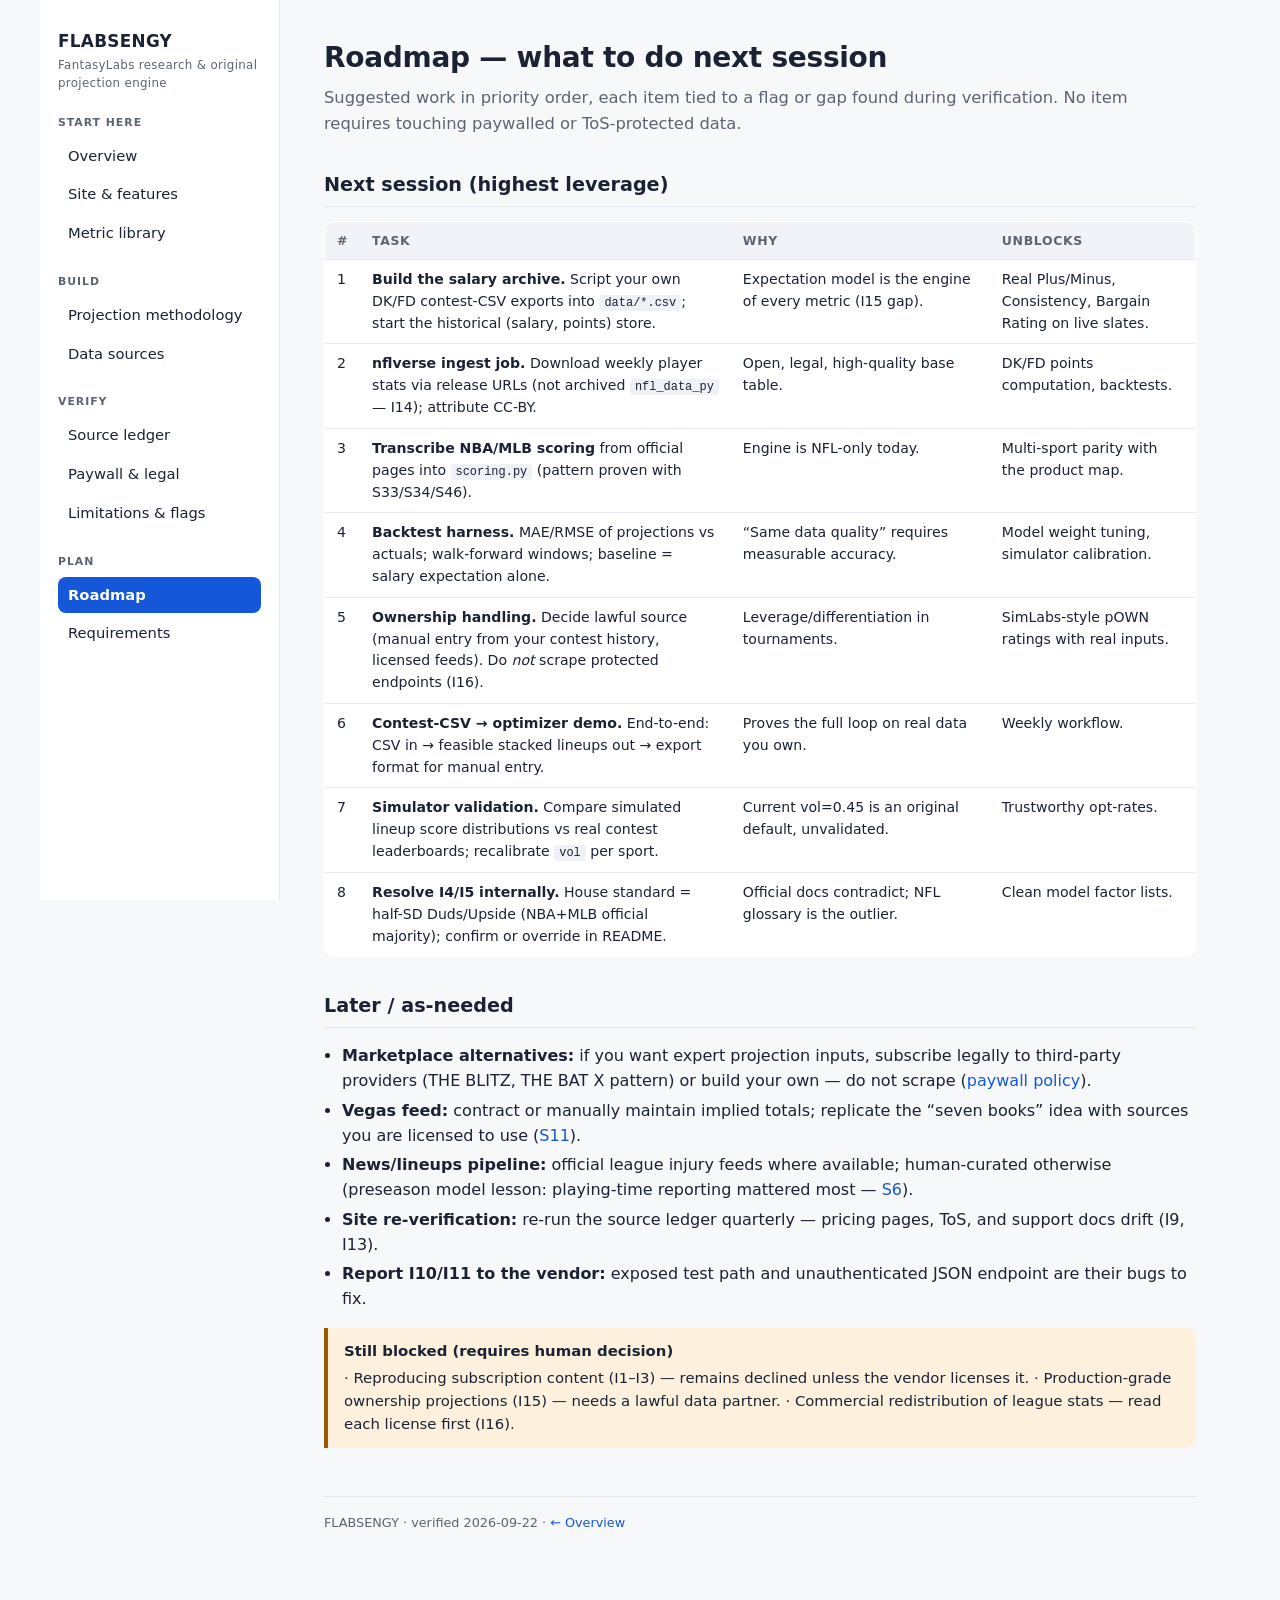
<file: docs/roadmap.html>
<!DOCTYPE html>
<html lang="en">
<head>
  <meta charset="utf-8">
  <meta name="viewport" content="width=device-width, initial-scale=1">
  <title>FLABSENGY — Roadmap</title>
  <link rel="stylesheet" href="assets/styles.css">
</head>
<body>
<div class="wrap">
  <nav class="side" aria-label="Site navigation">
    <p class="brand">FLABSENGY<small>FantasyLabs research &amp; original projection engine</small></p>
    <div class="group">Start here</div>
    <a class="page" href="index.html">Overview</a>
    <a class="page" href="features.html">Site &amp; features</a>
    <a class="page" href="metrics.html">Metric library</a>
    <div class="group">Build</div>
    <a class="page" href="methodology.html">Projection methodology</a>
    <a class="page" href="data-sources.html">Data sources</a>
    <div class="group">Verify</div>
    <a class="page" href="ledger.html">Source ledger</a>
    <a class="page" href="paywall.html">Paywall &amp; legal</a>
    <a class="page" href="limitations.html">Limitations &amp; flags</a>
    <div class="group">Plan</div>
    <a class="page" href="roadmap.html">Roadmap</a>
    <a class="page" href="requirements.html">Requirements</a>
  </nav>

  <main>
    <h1>Roadmap — what to do next session</h1>
    <p class="lede">Suggested work in priority order, each item tied to a flag or gap found
      during verification. No item requires touching paywalled or ToS-protected data.</p>

    <h2>Next session (highest leverage)</h2>
    <div class="tbl-scroll">
      <table>
        <thead><tr><th>#</th><th>Task</th><th>Why</th><th>Unblocks</th></tr></thead>
        <tbody>
          <tr><td>1</td>
            <td><strong>Build the salary archive.</strong> Script your own DK/FD contest-CSV exports into <code>data/*.csv</code>; start the historical (salary, points) store.</td>
            <td>Expectation model is the engine of every metric (I15 gap).</td>
            <td>Real Plus/Minus, Consistency, Bargain Rating on live slates.</td>
          </tr>
          <tr><td>2</td>
            <td><strong>nflverse ingest job.</strong> Download weekly player stats via release URLs (not archived <code>nfl_data_py</code> — I14); attribute CC-BY.</td>
            <td>Open, legal, high-quality base table.</td>
            <td>DK/FD points computation, backtests.</td>
          </tr>
          <tr><td>3</td>
            <td><strong>Transcribe NBA/MLB scoring</strong> from official pages into <code>scoring.py</code> (pattern proven with S33/S34/S46).</td>
            <td>Engine is NFL-only today.</td>
            <td>Multi-sport parity with the product map.</td>
          </tr>
          <tr><td>4</td>
            <td><strong>Backtest harness.</strong> MAE/RMSE of projections vs actuals; walk-forward windows; baseline = salary expectation alone.</td>
            <td>“Same data quality” requires measurable accuracy.</td>
            <td>Model weight tuning, simulator calibration.</td>
          </tr>
          <tr><td>5</td>
            <td><strong>Ownership handling.</strong> Decide lawful source (manual entry from your contest history, licensed feeds). Do <em>not</em> scrape protected endpoints (I16).</td>
            <td>Leverage/differentiation in tournaments.</td>
            <td>SimLabs-style pOWN ratings with real inputs.</td>
          </tr>
          <tr><td>6</td>
            <td><strong>Contest-CSV → optimizer demo.</strong> End-to-end: CSV in → feasible stacked lineups out → export format for manual entry.</td>
            <td>Proves the full loop on real data you own.</td>
            <td>Weekly workflow.</td>
          </tr>
          <tr><td>7</td>
            <td><strong>Simulator validation.</strong> Compare simulated lineup score distributions vs real contest leaderboards; recalibrate <code>vol</code> per sport.</td>
            <td>Current vol=0.45 is an original default, unvalidated.</td>
            <td>Trustworthy opt-rates.</td>
          </tr>
          <tr><td>8</td>
            <td><strong>Resolve I4/I5 internally.</strong> House standard = half-SD Duds/Upside (NBA+MLB official majority); confirm or override in README.</td>
            <td>Official docs contradict; NFL glossary is the outlier.</td>
            <td>Clean model factor lists.</td>
          </tr>
        </tbody>
      </table>
    </div>

    <h2>Later / as-needed</h2>
    <ul class="clean">
      <li><strong>Marketplace alternatives:</strong> if you want expert projection inputs, subscribe legally to third-party providers (THE BLITZ, THE BAT X pattern) or build your own — do not scrape (<a href="paywall.html">paywall policy</a>).</li>
      <li><strong>Vegas feed:</strong> contract or manually maintain implied totals; replicate the “seven books” idea with sources you are licensed to use (<a href="ledger.html#S11">S11</a>).</li>
      <li><strong>News/lineups pipeline:</strong> official league injury feeds where available; human-curated otherwise (preseason model lesson: playing-time reporting mattered most — <a href="ledger.html#S6">S6</a>).</li>
      <li><strong>Site re-verification:</strong> re-run the source ledger quarterly — pricing pages, ToS, and support docs drift (I9, I13).</li>
      <li><strong>Report I10/I11 to the vendor:</strong> exposed test path and unauthenticated JSON endpoint are their bugs to fix.</li>
    </ul>

    <div class="callout warn">
      <strong>Still blocked (requires human decision)</strong>
      · Reproducing subscription content (I1–I3) — remains declined unless the vendor
      licenses it. · Production-grade ownership projections (I15) — needs a lawful data
      partner. · Commercial redistribution of league stats — read each license first (I16).
    </div>

    <footer>
      FLABSENGY · verified 2026-09-22 · <a href="index.html">← Overview</a>
    </footer>
  </main>
</div>
<script src="assets/app.js"></script>
</body>
</html>
</file>
<file: docs/assets/styles.css>
/* FLABSENGY docs — clean, simple, no framework */
:root {
  --bg: #f7f8fa;
  --surface: #ffffff;
  --ink: #1a2233;
  --muted: #5b6472;
  --line: #e4e7ee;
  --accent: #1457d9;
  --accent-soft: #e8eefc;
  --ok: #0f7b4d;
  --ok-soft: #e5f5ed;
  --warn: #9a5b00;
  --warn-soft: #fdf1de;
  --bad: #b3261e;
  --bad-soft: #fdecea;
  --radius: 10px;
  --shadow: 0 1px 2px rgba(16, 24, 40, .06), 0 4px 16px rgba(16, 24, 40, .06);
  --font: "Segoe UI", system-ui, -apple-system, Roboto, "Helvetica Neue", Arial, sans-serif;
  --mono: ui-monospace, SFMono-Regular, Menlo, Consolas, monospace;
}

* { box-sizing: border-box; }
html { scroll-behavior: smooth; }
body {
  margin: 0;
  font-family: var(--font);
  color: var(--ink);
  background: var(--bg);
  line-height: 1.55;
  font-size: 16px;
}

a { color: var(--accent); text-decoration: none; }
a:hover { text-decoration: underline; }
a.ext::after {
  content: " ↗";
  font-size: .8em;
  opacity: .65;
}

/* ---------- layout ---------- */
.wrap {
  display: grid;
  grid-template-columns: 240px minmax(0, 1fr);
  max-width: 1200px;
  margin: 0 auto;
  min-height: 100vh;
}
nav.side {
  padding: 28px 18px;
  border-right: 1px solid var(--line);
  background: var(--surface);
  position: sticky;
  top: 0;
  height: 100vh;
  overflow-y: auto;
}
.brand {
  font-weight: 700;
  font-size: 1.05rem;
  letter-spacing: .02em;
  margin: 0 0 4px;
}
.brand small {
  display: block;
  font-weight: 500;
  color: var(--muted);
  font-size: .74rem;
  margin-top: 2px;
}
nav.side .group {
  text-transform: uppercase;
  font-size: .68rem;
  letter-spacing: .09em;
  color: var(--muted);
  margin: 22px 0 6px;
  font-weight: 700;
}
nav.side a.page {
  display: block;
  padding: 7px 10px;
  border-radius: 8px;
  color: var(--ink);
  font-size: .92rem;
  margin: 2px 0;
}
nav.side a.page:hover { background: var(--accent-soft); text-decoration: none; }
nav.side a.page.active {
  background: var(--accent);
  color: #fff;
  font-weight: 600;
}

main {
  padding: 36px 44px 80px;
  min-width: 0;
}

/* ---------- typography ---------- */
h1 { font-size: 1.75rem; margin: 0 0 6px; letter-spacing: -.01em; }
h2 {
  font-size: 1.2rem;
  margin: 34px 0 12px;
  padding-bottom: 6px;
  border-bottom: 1px solid var(--line);
}
h3 { font-size: 1.02rem; margin: 22px 0 8px; }
p.lede { color: var(--muted); font-size: 1.02rem; margin-top: 0; }
.small { font-size: .85rem; color: var(--muted); }

/* ---------- cards / badges ---------- */
.cards {
  display: grid;
  grid-template-columns: repeat(auto-fit, minmax(230px, 1fr));
  gap: 14px;
  margin: 18px 0;
}
.card {
  background: var(--surface);
  border: 1px solid var(--line);
  border-radius: var(--radius);
  padding: 16px 18px;
  box-shadow: var(--shadow);
}
.card h3 { margin: 0 0 6px; font-size: .95rem; }
.card p { margin: 0; font-size: .88rem; color: var(--muted); }

.badge {
  display: inline-block;
  padding: 2px 9px;
  border-radius: 999px;
  font-size: .72rem;
  font-weight: 700;
  letter-spacing: .03em;
  vertical-align: middle;
}
.badge.ok { background: var(--ok-soft); color: var(--ok); }
.badge.warn { background: var(--warn-soft); color: var(--warn); }
.badge.bad { background: var(--bad-soft); color: var(--bad); }
.badge.info { background: var(--accent-soft); color: var(--accent); }
.badge.a { background: var(--ok-soft); color: var(--ok); }
.badge.b { background: var(--warn-soft); color: var(--warn); }
.badge.c { background: var(--bad-soft); color: var(--bad); }

.callout {
  border-left: 4px solid var(--accent);
  background: var(--accent-soft);
  padding: 12px 16px;
  border-radius: 0 var(--radius) var(--radius) 0;
  margin: 16px 0;
  font-size: .93rem;
}
.callout.warn { border-color: var(--warn); background: var(--warn-soft); }
.callout.bad { border-color: var(--bad); background: var(--bad-soft); }
.callout.ok { border-color: var(--ok); background: var(--ok-soft); }
.callout strong:first-child { display: block; margin-bottom: 4px; }

/* ---------- tables ---------- */
.tbl-scroll { overflow-x: auto; margin: 14px 0; }
table {
  border-collapse: collapse;
  width: 100%;
  background: var(--surface);
  font-size: .88rem;
  border: 1px solid var(--line);
  border-radius: var(--radius);
  overflow: hidden;
}
th, td {
  text-align: left;
  padding: 9px 12px;
  border-bottom: 1px solid var(--line);
  vertical-align: top;
}
th {
  background: #f1f3f8;
  font-size: .78rem;
  text-transform: uppercase;
  letter-spacing: .05em;
  color: var(--muted);
  position: sticky;
  top: 0;
}
tr:last-child td { border-bottom: none; }
tbody tr:hover { background: #fafbfd; }
td code, p code, li code {
  font-family: var(--mono);
  font-size: .85em;
  background: #eef1f6;
  padding: 1px 5px;
  border-radius: 4px;
}

/* ---------- misc ---------- */
ul.clean { padding-left: 18px; }
ul.clean li { margin: 5px 0; }
.filters { display: flex; gap: 10px; flex-wrap: wrap; margin: 12px 0; }
.filters input, .filters select {
  padding: 8px 12px;
  border: 1px solid var(--line);
  border-radius: 8px;
  font: inherit;
  background: var(--surface);
}
.filters input { min-width: 240px; }
footer {
  margin-top: 48px;
  padding-top: 16px;
  border-top: 1px solid var(--line);
  font-size: .8rem;
  color: var(--muted);
}

.pill-legend { display: flex; gap: 8px; flex-wrap: wrap; margin: 8px 0 0; }

/* ---------- responsive ---------- */
@media (max-width: 860px) {
  .wrap { grid-template-columns: 1fr; }
  nav.side {
    position: relative;
    height: auto;
    border-right: none;
    border-bottom: 1px solid var(--line);
    padding: 16px;
  }
  nav.side .group { margin-top: 12px; }
  main { padding: 24px 18px 60px; }
}
</file>
